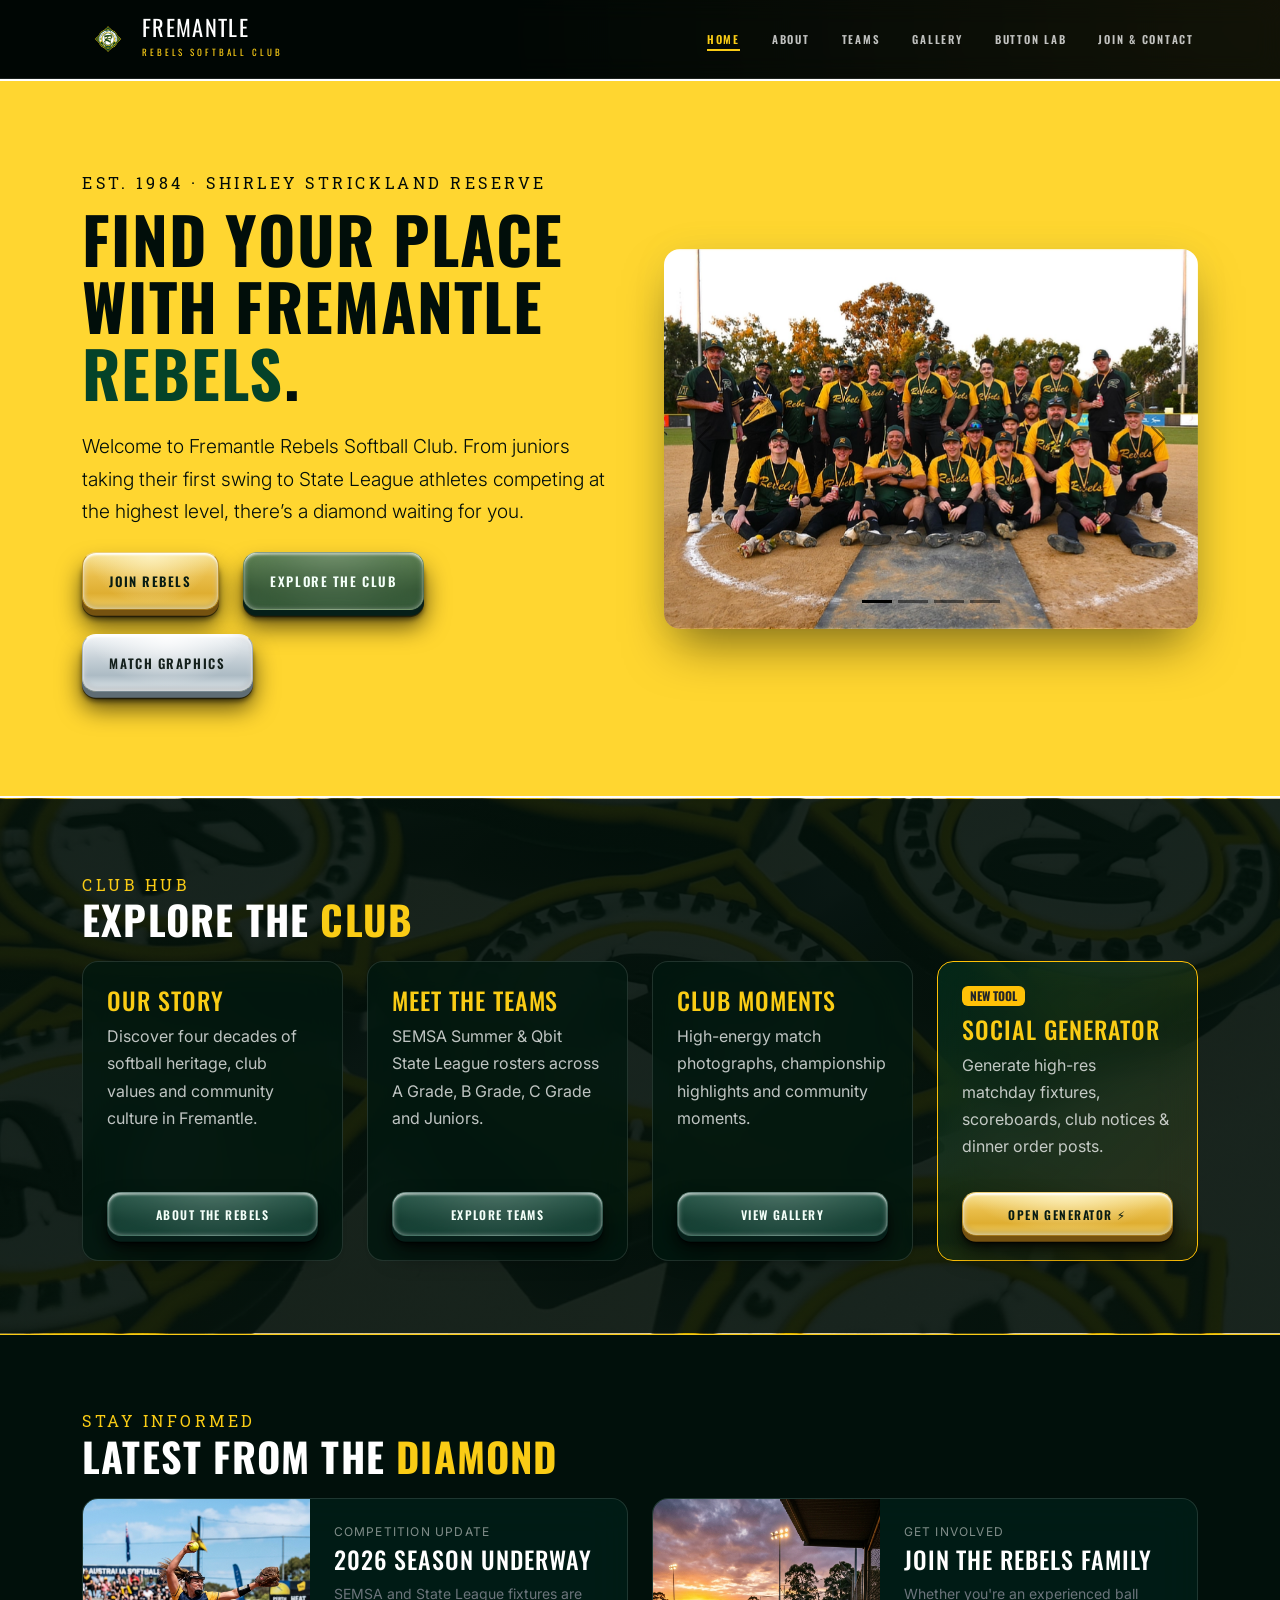
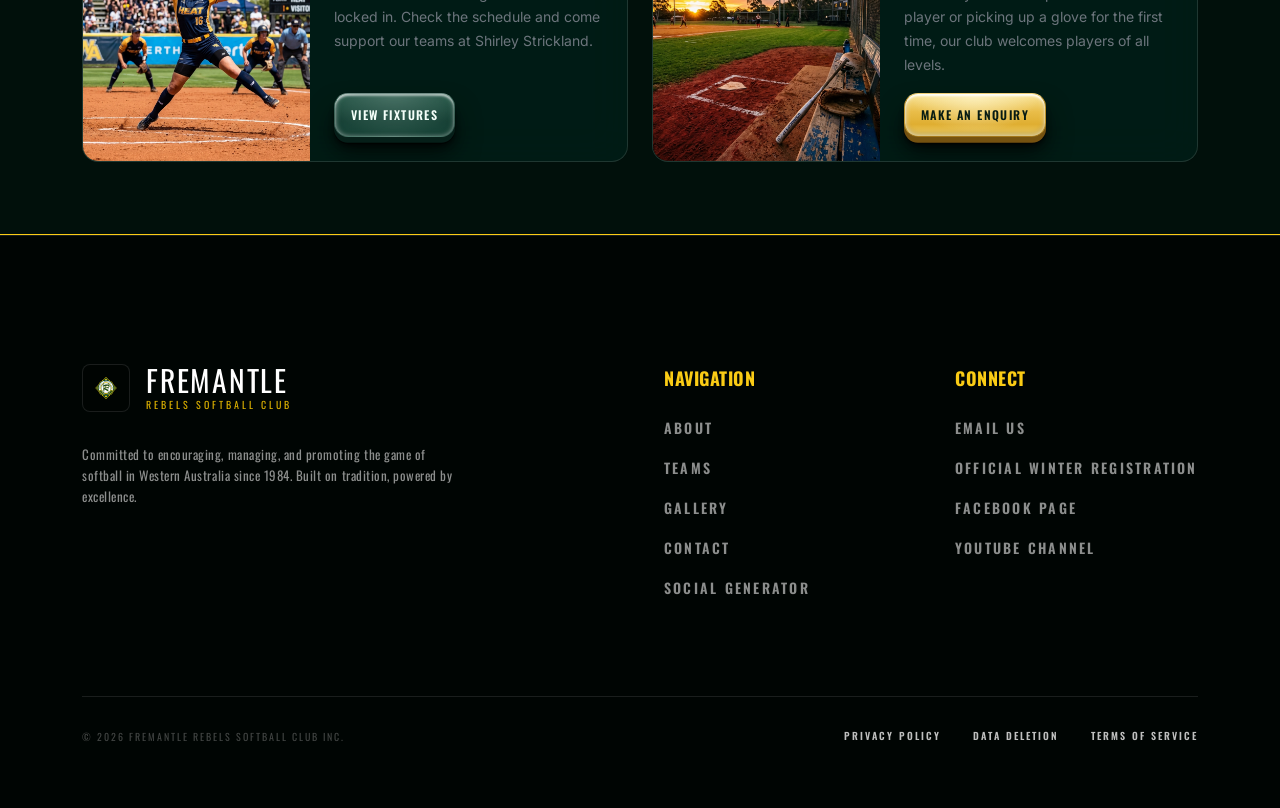
<file: index.html>
<!doctype html>
<html lang="en" data-bs-theme="dark">
  <head>
    <meta charset="utf-8" />
    <meta name="viewport" content="width=device-width, initial-scale=1" />
    <meta
      name="description"
      content="Fremantle Rebels Softball Club — Est. 1984. Home of men's, women's and junior fastpitch softball at Shirley Strickland Reserve."
    />
    <title>Home | Fremantle Rebels Softball Club</title>
    <link rel="preconnect" href="https://fonts.googleapis.com" />
    <link rel="preconnect" href="https://fonts.gstatic.com" crossorigin />
    <link
      rel="stylesheet"
      href="https://fonts.googleapis.com/css2?family=Inter:wght@400;500;600;700&family=Oswald:wght@500;600;700&family=Roboto+Slab:wght@400;500;700&display=swap"
    />
    <link rel="stylesheet" href="assets/vendor/bootstrap/bootstrap.min.css" />
    <link rel="stylesheet" href="assets/css/rebels-theme.css" />
    <link rel="stylesheet" href="assets/css/styles.css" />
    <link rel="stylesheet" href="assets/css/special-buttons.css" />
  </head>

  <!-- Body Section -->

  <body class="rebels-app">
    <a class="visually-hidden-focusable skip-link" href="#main"
      >Skip to content</a
    >

    <!-- Topbar Section -- Navbar and branding -->

    <header class="rb-topbar sticky-top">
      <div
        class="container d-flex align-items-center justify-content-between flex-wrap gap-2 py-3 px-3"
      >
        <a
          class="rb-brand"
          href="index.html"
          aria-label="Fremantle Rebels home"
        >
          <img
            src="assets/images/rebels-logo.png"
            alt="Fremantle Rebels Crest"
          />
          <span
            ><span class="name d-block">FREMANTLE</span
            ><span class="sub">REBELS SOFTBALL CLUB</span></span
          >
        </a>
        <nav
          class="d-flex align-items-center gap-2 flex-wrap"
          aria-label="Main navigation"
        >
          <a class="nav-label active" aria-current="page" href="index.html"
            >Home</a
          >
          <a class="nav-label" href="about.html">About</a>
          <a class="nav-label" href="teams.html">Teams</a>
          <a class="nav-label" href="gallery.html">Gallery</a>
          <a class="nav-label" href="button-showcase.html">Button Lab</a>
          <a class="nav-label" href="contact.html">Join &amp; Contact</a>
        </nav>
      </div>
    </header>

    <!-- Hero Section -->

    <main id="main">
      <section class="hero">
        <div class="container py-4">
          <div class="row align-items-center g-5">
            <div class="col-lg-6">
              <p class="hero-kicker mb-2" style="color: var(--rb-bg)">
                EST. 1984 · SHIRLEY STRICKLAND RESERVE
              </p>
              <h1 class="display-3 fw-bold mb-3">
                Find your place<br />with Fremantle
                <span class="accent">Rebels</span>.
              </h1>
              <p class="lead my-4">
                Welcome to Fremantle Rebels Softball Club. From juniors taking
                their first swing to State League athletes competing at the
                highest level, there’s a diamond waiting for you.
              </p>
              <div class="d-flex flex-wrap gap-4 pb-3">
                <a class="rb-special rb-metal-gold" href="contact.html"
                  >Join Rebels</a
                >
                <a class="rb-special rb-smoked-glass" href="about.html"
                  >Explore the Club</a
                >
                <a class="rb-special rb-metal-chrome" href="socials.html"
                  >Match Graphics</a
                >
              </div>
            </div>
            <div class="col-lg-6">
              <div
                id="clubCarousel"
                class="carousel slide spatial-shadow rounded-4 overflow-hidden"
                data-bs-ride="carousel"
                aria-label="Club photo carousel"
              >
                <div class="carousel-indicators">
                  <button
                    type="button"
                    data-bs-target="#clubCarousel"
                    data-bs-slide-to="0"
                    class="active"
                    aria-current="true"
                    aria-label="Match action"
                  ></button>
                  <button
                    type="button"
                    data-bs-target="#clubCarousel"
                    data-bs-slide-to="1"
                    aria-label="Strikeout pitcher"
                  ></button>
                  <button
                    type="button"
                    data-bs-target="#clubCarousel"
                    data-bs-slide-to="2"
                    aria-label="Ballpark sunset"
                  ></button>
                  <button
                    type="button"
                    data-bs-target="#clubCarousel"
                    data-bs-slide-to="3"
                    aria-label="Ballpark view"
                  ></button>
                </div>
                <div class="carousel-inner">
                  <div class="carousel-item active">
                    <img
                      src="/assets/images/rebels_GF_2026.webp"
                      class="d-block w-100"
                      alt="Fremantle Rebels players on diamond"
                      style="height: 380px; object-fit: cover"
                    />
                  </div>
                  <div class="carousel-item">
                    <img
                      src="assets/images/pitcher.jpg"
                      class="d-block w-100"
                      alt="Fastpitch strikeout pitcher in action"
                      style="height: 380px; object-fit: cover"
                    />
                  </div>
                  <div class="carousel-item">
                    <img
                      src="/assets/images/rebels_GF_20260920_173702.webp"
                      class="d-block w-100"
                      alt="Softball diamond at dusk sunset"
                      style="height: 380px; object-fit: cover"
                    />
                  </div>
                  <div class="carousel-item">
                    <img
                      src="/assets/images/rebels_GF_20260920_172219.webp"
                      class="d-block w-100"
                      alt="Softball diamond at dusk sunset"
                      style="height: 380px; object-fit: cover"
                    />
                  </div>
                </div>
                <button
                  class="carousel-control-prev"
                  type="button"
                  data-bs-target="#clubCarousel"
                  data-bs-slide="prev"
                >
                  <span
                    class="carousel-control-prev-icon"
                    aria-hidden="true"
                  ></span>
                  <span class="visually-hidden">Previous</span>
                </button>
                <button
                  class="carousel-control-next"
                  type="button"
                  data-bs-target="#clubCarousel"
                  data-bs-slide="next"
                >
                  <span
                    class="carousel-control-next-icon"
                    aria-hidden="true"
                  ></span>
                  <span class="visually-hidden">Next</span>
                </button>
              </div>
            </div>
          </div>
        </div>
      </section>

      <!-- Club Hub Section -->

      <section class="section-space section-space-jibbets">
        <div class="container">
          <div
            class="d-flex align-items-end justify-content-between flex-wrap gap-2 mb-4"
          >
            <div>
              <p class="hero-kicker mb-1">CLUB HUB</p>
              <h2 class="section-title fs-1">
                Explore the <span class="text-gold">Club</span>
              </h2>
            </div>
          </div>
          <div class="row g-4">
            <div class="col-md-3">
              <article class="card h-100 p-4">
                <h3 class="h4 text-gold mb-2">Our Story</h3>
                <p>
                  Discover four decades of softball heritage, club values and
                  community culture in Fremantle.
                </p>
                <div class="mt-auto pt-3">
                  <a
                    href="about.html"
                    class="w-100 rb-special rb-smoked-glass rb-special-sm"
                    >About the Rebels</a
                  >
                </div>
              </article>
            </div>
            <div class="col-md-3">
              <article class="card h-100 p-4">
                <h3 class="h4 text-gold mb-2">Meet the Teams</h3>
                <p>
                  SEMSA Summer &amp; Qbit State League rosters across A Grade, B
                  Grade, C Grade and Juniors.
                </p>
                <div class="mt-auto pt-3">
                  <a
                    href="teams.html"
                    class="w-100 rb-special rb-smoked-glass rb-special-sm"
                    >Explore Teams</a
                  >
                </div>
              </article>
            </div>
            <div class="col-md-3">
              <article class="card h-100 p-4">
                <h3 class="h4 text-gold mb-2">Club Moments</h3>
                <p>
                  High-energy match photographs, championship highlights and
                  community moments.
                </p>
                <div class="mt-auto pt-3">
                  <a
                    href="gallery.html"
                    class="w-100 rb-special rb-smoked-glass rb-special-sm"
                    >View Gallery</a
                  >
                </div>
              </article>
            </div>
            <div class="col-md-3">
              <article
                class="card h-100 p-4 border-warning"
                style="
                  background: linear-gradient(
                    135deg,
                    rgba(4, 66, 41, 0.45),
                    rgba(255, 205, 0, 0.08)
                  );
                "
              >
                <span
                  class="badge bg-warning text-dark font-heading mb-2 w-auto align-self-start"
                  >NEW TOOL</span
                >
                <h3 class="h4 text-gold mb-2">Social Generator</h3>
                <p>
                  Generate high-res matchday fixtures, scoreboards, club notices
                  &amp; dinner order posts.
                </p>
                <div class="mt-auto pt-3">
                  <a href="socials.html" class="w-100 rb-special rb-metal-gold rb-special-sm"
                    >Open Generator ⚡</a
                  >
                </div>
              </article>
            </div>
          </div>
        </div>
      </section>

      <!-- stay informed section -- space for latest news and updates -->

      <section class="section-space bg-light">
        <div class="container">
          <p class="hero-kicker mb-1">STAY INFORMED</p>
          <h2 class="section-title fs-1 mb-4">
            Latest from the <span class="text-gold">Diamond</span>
          </h2>
          <div class="row g-4">
            <div class="col-md-6">
              <article class="card h-100 overflow-hidden">
                <div class="row g-0 h-100">
                  <div class="col-md-5">
                    <img
                      src="assets/images/pitcher.jpg"
                      class="h-100 w-100"
                      alt="Fastpitch action"
                      style="object-fit: cover; min-height: 200px"
                    />
                  </div>
                  <div class="col-md-7 p-4 d-flex flex-column">
                    <span class="label-xs text-gold">COMPETITION UPDATE</span>
                    <h3 class="h4 mb-2">2026 Season Underway</h3>
                    <p class="small text-secondary mb-3">
                      SEMSA and State League fixtures are locked in. Check the
                      schedule and come support our teams at Shirley Strickland.
                    </p>
                    <div class="mt-auto">
                      <a
                        href="socials.html"
                        class="rb-special rb-smoked-glass rb-special-sm"
                        >View Fixtures</a
                      >
                    </div>
                  </div>
                </div>
              </article>
            </div>
            <div class="col-md-6">
              <article class="card h-100 overflow-hidden">
                <div class="row g-0 h-100">
                  <div class="col-md-5">
                    <img
                      src="assets/images/diamond.jpg"
                      class="h-100 w-100"
                      alt="Shirley Strickland Reserve"
                      style="object-fit: cover; min-height: 200px"
                    />
                  </div>
                  <div class="col-md-7 p-4 d-flex flex-column">
                    <span class="label-xs text-gold">GET INVOLVED</span>
                    <h3 class="h4 mb-2">Join the Rebels Family</h3>
                    <p class="small text-secondary mb-3">
                      Whether you're an experienced ball player or picking up a
                      glove for the first time, our club welcomes players of all
                      levels.
                    </p>
                    <div class="mt-auto">
                      <a href="contact.html" class="rb-special rb-metal-gold rb-special-sm"
                        >Make an Enquiry</a
                      >
                    </div>
                  </div>
                </div>
              </article>
            </div>
          </div>
        </div>
      </section>
    </main>

    <!-- Footer Section -->

    <footer class="site-footer mt-auto">
      <div class="container">
        <div class="row g-5 footer-main">
          <div class="col-lg-6">
            <div class="footer-brand">
              <span class="footer-crest"
                ><img
                  src="assets/images/rebels-logo.png"
                  alt="Fremantle Rebels Logo"
              /></span>
              <span
                ><span class="name d-block">Fremantle</span
                ><span class="sub">Rebels Softball Club</span></span
              >
            </div>
            <p class="footer-blurb">
              Committed to encouraging, managing, and promoting the game of
              softball in Western Australia since 1984. Built on tradition,
              powered by excellence.
            </p>
          </div>
          <div class="col-sm-6 col-lg-3">
            <h5 class="footer-title section-title">Navigation</h5>
            <ul class="footer-list">
              <li><a href="about.html" class="nav-label">About</a></li>
              <li><a href="teams.html" class="nav-label">Teams</a></li>
              <li><a href="gallery.html" class="nav-label">Gallery</a></li>
              <li><a href="contact.html" class="nav-label">Contact</a></li>
              <li>
                <a href="socials.html" class="nav-label">Social Generator</a>
              </li>
            </ul>
          </div>
          <div class="col-sm-6 col-lg-3">
            <h5 class="footer-title section-title">Connect</h5>
            <ul class="footer-list">
              <li><span class="nav-label footer-static">Email Us</span></li>
              <li>
                <span class="nav-label footer-static"
                  >Official Winter Registration</span
                >
              </li>
              <li>
                <span class="nav-label footer-static">Facebook Page</span>
              </li>
              <li>
                <span class="nav-label footer-static">YouTube Channel</span>
              </li>
            </ul>
          </div>
        </div>
        <div class="footer-bottom">
          <span>© 2026 Fremantle Rebels Softball Club Inc.</span>
          <div class="footer-legal">
            <span class="nav-label footer-static">Privacy Policy</span>
            <span class="nav-label footer-static">Data Deletion</span>
            <span class="nav-label footer-static">Terms of Service</span>
          </div>
        </div>
      </div>
    </footer>

    <script src="assets/vendor/bootstrap/bootstrap.bundle.min.js"></script>
    <script src="assets/js/main.js"></script>
    <script src="assets/js/button-links.js"></script>
  </body>
</html>
</file>
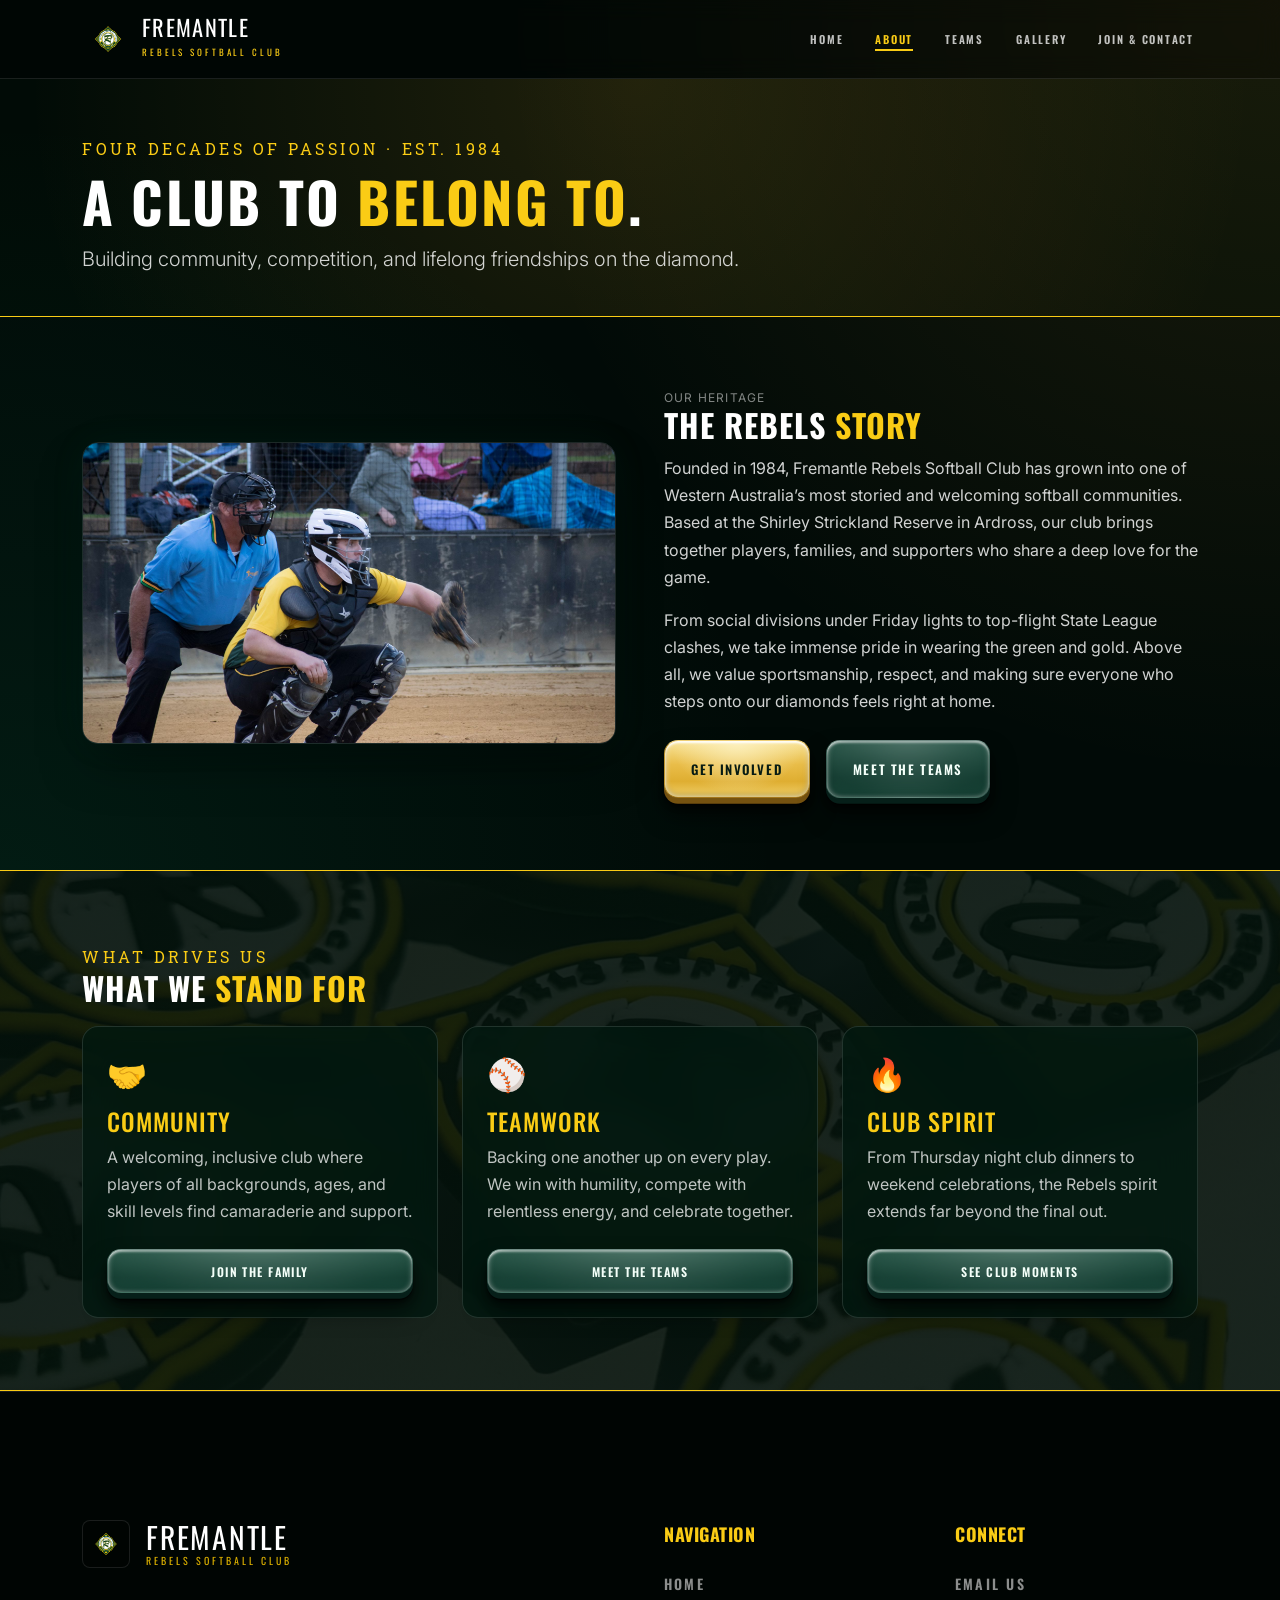
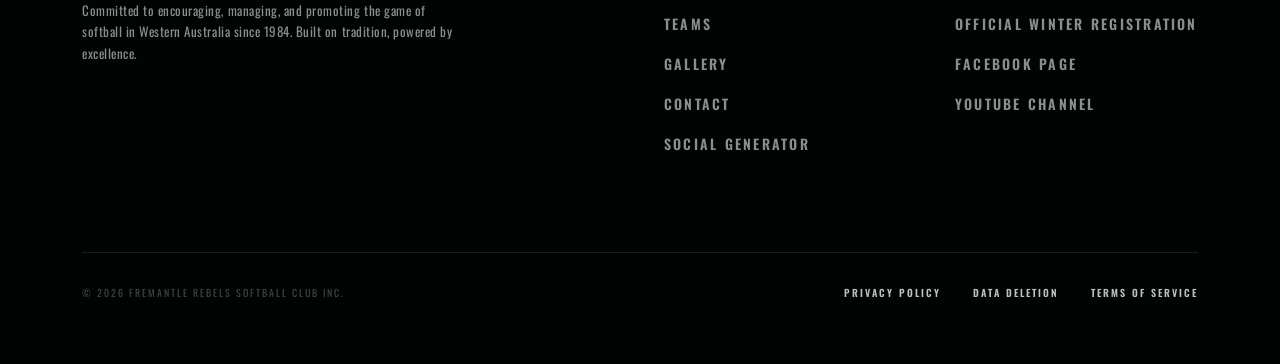
<file: about.html>
<!doctype html>
<html lang="en" data-bs-theme="dark">
<head>
  <meta charset="utf-8">
  <meta name="viewport" content="width=device-width, initial-scale=1">
  <meta name="description" content="About Fremantle Rebels Softball Club — our story, values, and community at Shirley Strickland Reserve since 1984.">
  <title>About | Fremantle Rebels Softball Club</title>
  <link rel="preconnect" href="https://fonts.googleapis.com">
  <link rel="preconnect" href="https://fonts.gstatic.com" crossorigin>
  <link rel="stylesheet" href="https://fonts.googleapis.com/css2?family=Inter:wght@400;500;600;700&family=Oswald:wght@500;600;700&family=Roboto+Slab:wght@400;500;700&display=swap">
  <link rel="stylesheet" href="assets/vendor/bootstrap/bootstrap.min.css">
  <link rel="stylesheet" href="assets/css/rebels-theme.css">
  <link rel="stylesheet" href="assets/css/styles.css">
  <link rel="stylesheet" href="assets/css/special-buttons.css">
</head>
<body class="rebels-app">
  <a class="visually-hidden-focusable skip-link" href="#main">Skip to content</a>

  <header class="rb-topbar sticky-top">
    <div class="container d-flex align-items-center justify-content-between flex-wrap gap-2 py-3 px-3">
      <a class="rb-brand" href="index.html" aria-label="Fremantle Rebels home">
        <img src="assets/images/rebels-logo.png" alt="Fremantle Rebels Crest">
        <span><span class="name d-block">FREMANTLE</span><span class="sub">REBELS SOFTBALL CLUB</span></span>
      </a>
      <nav class="d-flex align-items-center gap-2 flex-wrap" aria-label="Main navigation">
        <a class="nav-label" href="index.html">Home</a>
        <a class="nav-label active" aria-current="page" href="about.html">About</a>
        <a class="nav-label" href="teams.html">Teams</a>
        <a class="nav-label" href="gallery.html">Gallery</a>
        <a class="nav-label" href="contact.html">Join &amp; Contact</a>
      </nav>
    </div>
  </header>

  <main id="main">
    <section class="page-heading">
      <div class="container">
        <p class="hero-kicker mb-1">FOUR DECADES OF PASSION · EST. 1984</p>
        <h1 class="display-4 fw-bold">A Club to <span class="text-gold">Belong To</span>.</h1>
        <p class="lead mb-0">Building community, competition, and lifelong friendships on the diamond.</p>
      </div>
    </section>

    <section class="section-space">
      <div class="container">
        <div class="row g-5 align-items-center">
          <div class="col-md-6">
            <div class="spatial-shadow rounded-4 overflow-hidden border border-secondary border-opacity-25">
              <img src="assets/images/players3.jpg" alt="Fremantle Rebels Softball Team" class="img-fluid w-100" style="object-fit: cover; max-height: 440px;">
            </div>
          </div>
          <div class="col-md-6">
            <span class="label-xs text-gold">OUR HERITAGE</span>
            <h2 class="section-title fs-2 mb-3">The Rebels <span class="text-gold">Story</span></h2>
            <p>Founded in 1984, Fremantle Rebels Softball Club has grown into one of Western Australia’s most storied and welcoming softball communities. Based at the Shirley Strickland Reserve in Ardross, our club brings together players, families, and supporters who share a deep love for the game.</p>
            <p>From social divisions under Friday lights to top-flight State League clashes, we take immense pride in wearing the green and gold. Above all, we value sportsmanship, respect, and making sure everyone who steps onto our diamonds feels right at home.</p>
            <div class="d-flex flex-wrap gap-3 mt-4">
              <a class="rb-special rb-metal-gold" href="contact.html">Get Involved</a>
              <a class="rb-special rb-smoked-glass" href="teams.html">Meet the Teams</a>
            </div>
          </div>
        </div>
      </div>
    </section>

    <section class="section-space section-space-jibbets bg-light">
      <div class="container">
        <p class="hero-kicker mb-1">WHAT DRIVES US</p>
        <h2 class="section-title fs-2 mb-4">What We <span class="text-gold">Stand For</span></h2>
        <div class="row g-4">
          <div class="col-md-4">
            <article class="card h-100 p-4">
              <div class="text-gold mb-2" style="font-size: 2rem;">🤝</div>
              <h3 class="h4 text-gold mb-2">Community</h3>
              <p>A welcoming, inclusive club where players of all backgrounds, ages, and skill levels find camaraderie and support.</p>
              <div class="mt-auto pt-2">
                <a href="contact.html" class="w-100 rb-special rb-smoked-glass rb-special-sm">Join the Family</a>
              </div>
            </article>
          </div>
          <div class="col-md-4">
            <article class="card h-100 p-4">
              <div class="text-gold mb-2" style="font-size: 2rem;">⚾</div>
              <h3 class="h4 text-gold mb-2">Teamwork</h3>
              <p>Backing one another up on every play. We win with humility, compete with relentless energy, and celebrate together.</p>
              <div class="mt-auto pt-2">
                <a href="teams.html" class="w-100 rb-special rb-smoked-glass rb-special-sm">Meet the Teams</a>
              </div>
            </article>
          </div>
          <div class="col-md-4">
            <article class="card h-100 p-4">
              <div class="text-gold mb-2" style="font-size: 2rem;">🔥</div>
              <h3 class="h4 text-gold mb-2">Club Spirit</h3>
              <p>From Thursday night club dinners to weekend celebrations, the Rebels spirit extends far beyond the final out.</p>
              <div class="mt-auto pt-2">
                <a href="gallery.html" class="w-100 rb-special rb-smoked-glass rb-special-sm">See Club Moments</a>
              </div>
            </article>
          </div>
        </div>
      </div>
    </section>
  </main>

  <footer class="site-footer mt-auto">
    <div class="container">
      <div class="row g-5 footer-main">
        <div class="col-lg-6">
          <div class="footer-brand">
            <span class="footer-crest"><img src="assets/images/rebels-logo.png" alt="Fremantle Rebels Logo"></span>
            <span><span class="name d-block">Fremantle</span><span class="sub">Rebels Softball Club</span></span>
          </div>
          <p class="footer-blurb">Committed to encouraging, managing, and promoting the game of softball in Western Australia since 1984. Built on tradition, powered by excellence.</p>
        </div>
        <div class="col-sm-6 col-lg-3">
          <h5 class="footer-title section-title">Navigation</h5>
          <ul class="footer-list">
            <li><a href="index.html" class="nav-label">Home</a></li>
            <li><a href="teams.html" class="nav-label">Teams</a></li>
            <li><a href="gallery.html" class="nav-label">Gallery</a></li>
            <li><a href="contact.html" class="nav-label">Contact</a></li>
            <li><a href="socials.html" class="nav-label">Social Generator</a></li>
          </ul>
        </div>
        <div class="col-sm-6 col-lg-3">
          <h5 class="footer-title section-title">Connect</h5>
          <ul class="footer-list">
            <li><span class="nav-label footer-static">Email Us</span></li>
            <li><span class="nav-label footer-static">Official Winter Registration</span></li>
            <li><span class="nav-label footer-static">Facebook Page</span></li>
            <li><span class="nav-label footer-static">YouTube Channel</span></li>
          </ul>
        </div>
      </div>
      <div class="footer-bottom">
        <span>© 2026 Fremantle Rebels Softball Club Inc.</span>
        <div class="footer-legal">
          <span class="nav-label footer-static">Privacy Policy</span>
          <span class="nav-label footer-static">Data Deletion</span>
          <span class="nav-label footer-static">Terms of Service</span>
        </div>
      </div>
    </div>
  </footer>

  <script src="assets/vendor/bootstrap/bootstrap.bundle.min.js"></script>
  <script src="assets/js/main.js"></script>
  <script src="assets/js/button-links.js"></script>
</body>
</html>
</file>
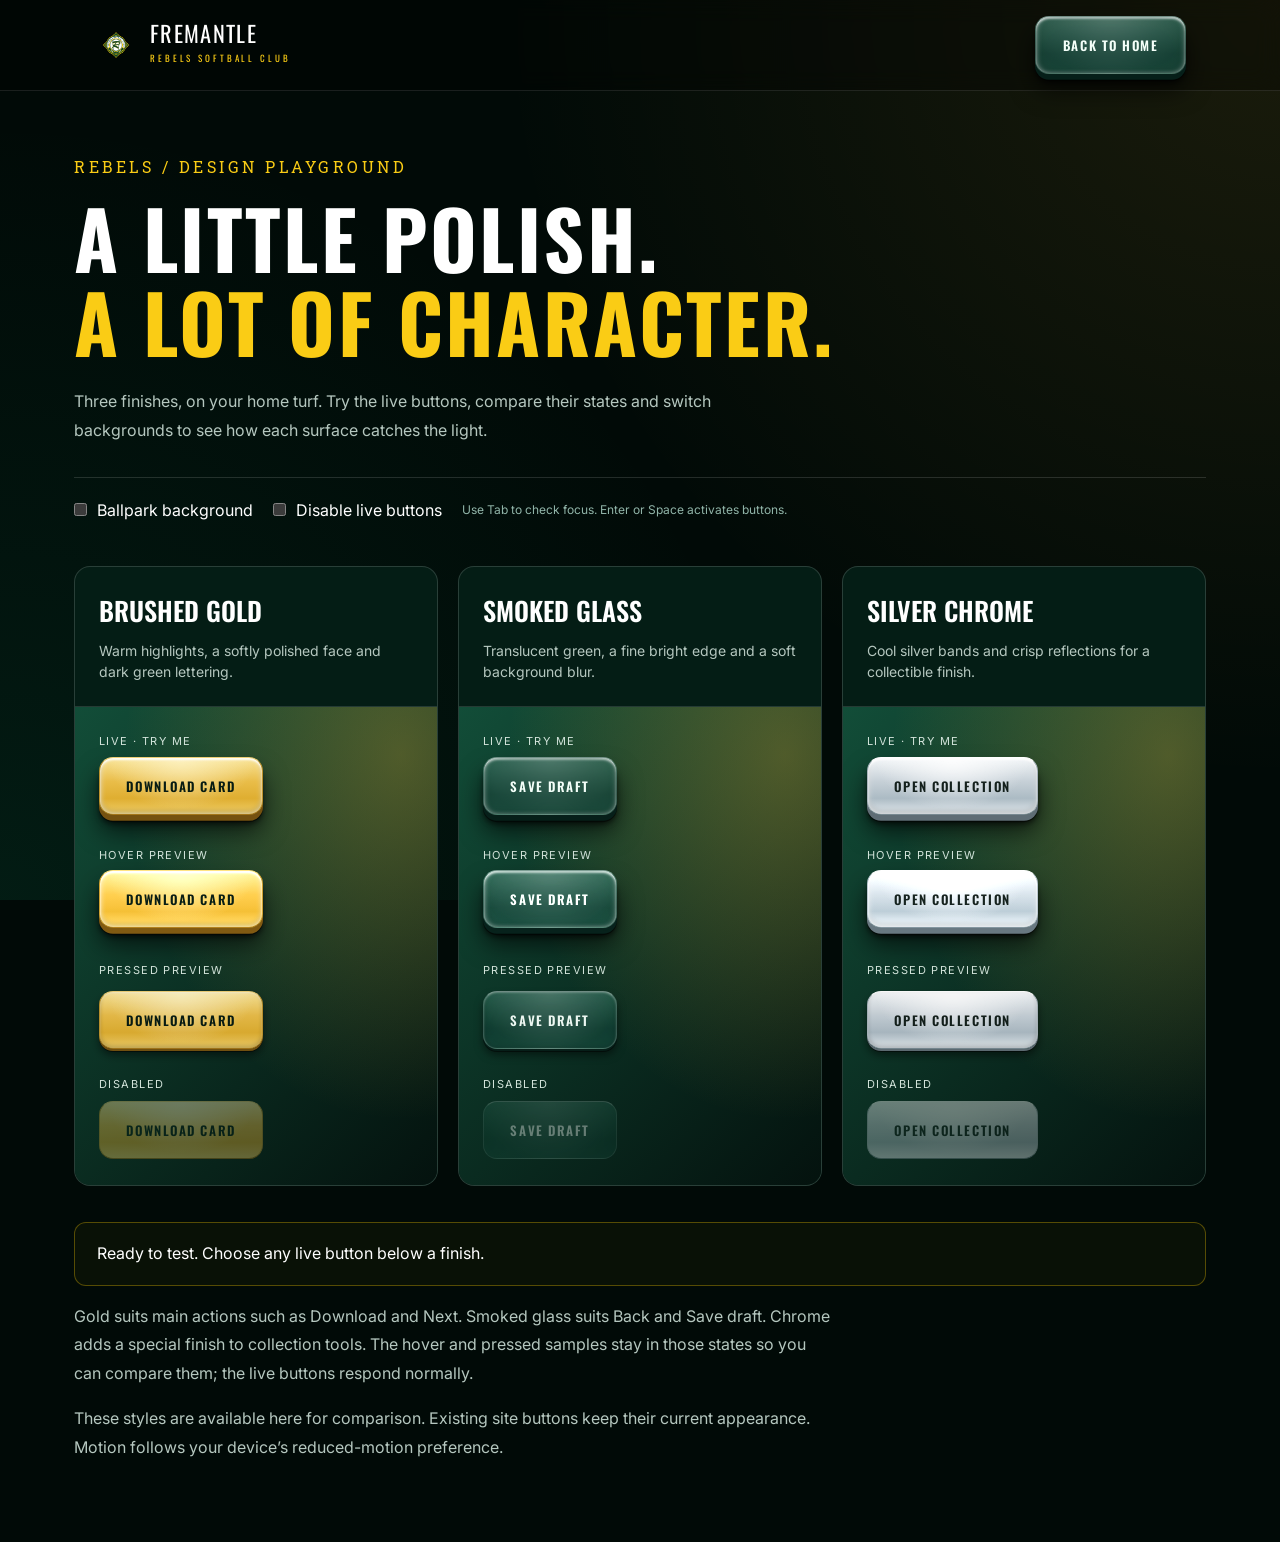
<file: button-showcase.html>
<!doctype html>
<html lang="en" data-bs-theme="dark">
<head>
  <meta charset="utf-8"><meta name="viewport" content="width=device-width, initial-scale=1">
  <title>Button Showcase | Fremantle Rebels</title>
  <link rel="stylesheet" href="https://fonts.googleapis.com/css2?family=Inter:wght@400;500;600;700&family=Oswald:wght@500;600;700&family=Roboto+Slab:wght@400;500;700&display=swap">
  <link rel="stylesheet" href="assets/vendor/bootstrap/bootstrap.min.css">
  <link rel="stylesheet" href="assets/css/rebels-theme.css">
  <link rel="stylesheet" href="assets/css/special-buttons.css">
  <link rel="stylesheet" href="assets/css/button-showcase.css">
</head>
<body class="rebels-app">
  <a class="visually-hidden-focusable" href="#main">Skip to content</a>
  <header class="rb-topbar"><div class="container d-flex align-items-center justify-content-between flex-wrap gap-3 py-3 px-4">
    <a class="rb-brand" href="index.html"><img src="assets/images/rebels-logo.png" alt=""><span><span class="name d-block">Fremantle</span><span class="sub">Rebels Softball Club</span></span></a>
    <a class="rb-special rb-smoked-glass" href="index.html">Back to home</a>
  </div></header>
  <main id="main" class="button-lab">
    <p class="hero-kicker">REBELS / DESIGN PLAYGROUND</p>
    <h1 class="section-title">A little polish.<br><span class="accent">A lot of character.</span></h1>
    <p class="lab-intro">Three finishes, on your home turf. Try the live buttons, compare their states and switch backgrounds to see how each surface catches the light.</p>
    <div class="lab-toolbar">
      <label><input type="checkbox" id="photoBackground"> Ballpark background</label>
      <label><input type="checkbox" id="disableLive"> Disable live buttons</label>
      <span class="rb-hint">Use Tab to check focus. Enter or Space activates buttons.</span>
    </div>
    <div class="lab-grid" id="finishes"></div>
    <p class="lab-status" id="testStatus" role="status" aria-live="polite">Ready to test. Choose any live button below a finish.</p>
    <p class="lab-notes">Gold suits main actions such as Download and Next. Smoked glass suits Back and Save draft. Chrome adds a special finish to collection tools. The hover and pressed samples stay in those states so you can compare them; the live buttons respond normally.</p>
    <p class="lab-notes">These styles are available here for comparison. Existing site buttons keep their current appearance. Motion follows your device’s reduced-motion preference.</p>
  </main>
  <script src="assets/js/button-showcase.js"></script>
  <script src="assets/js/button-links.js"></script>
</body></html>
</file>
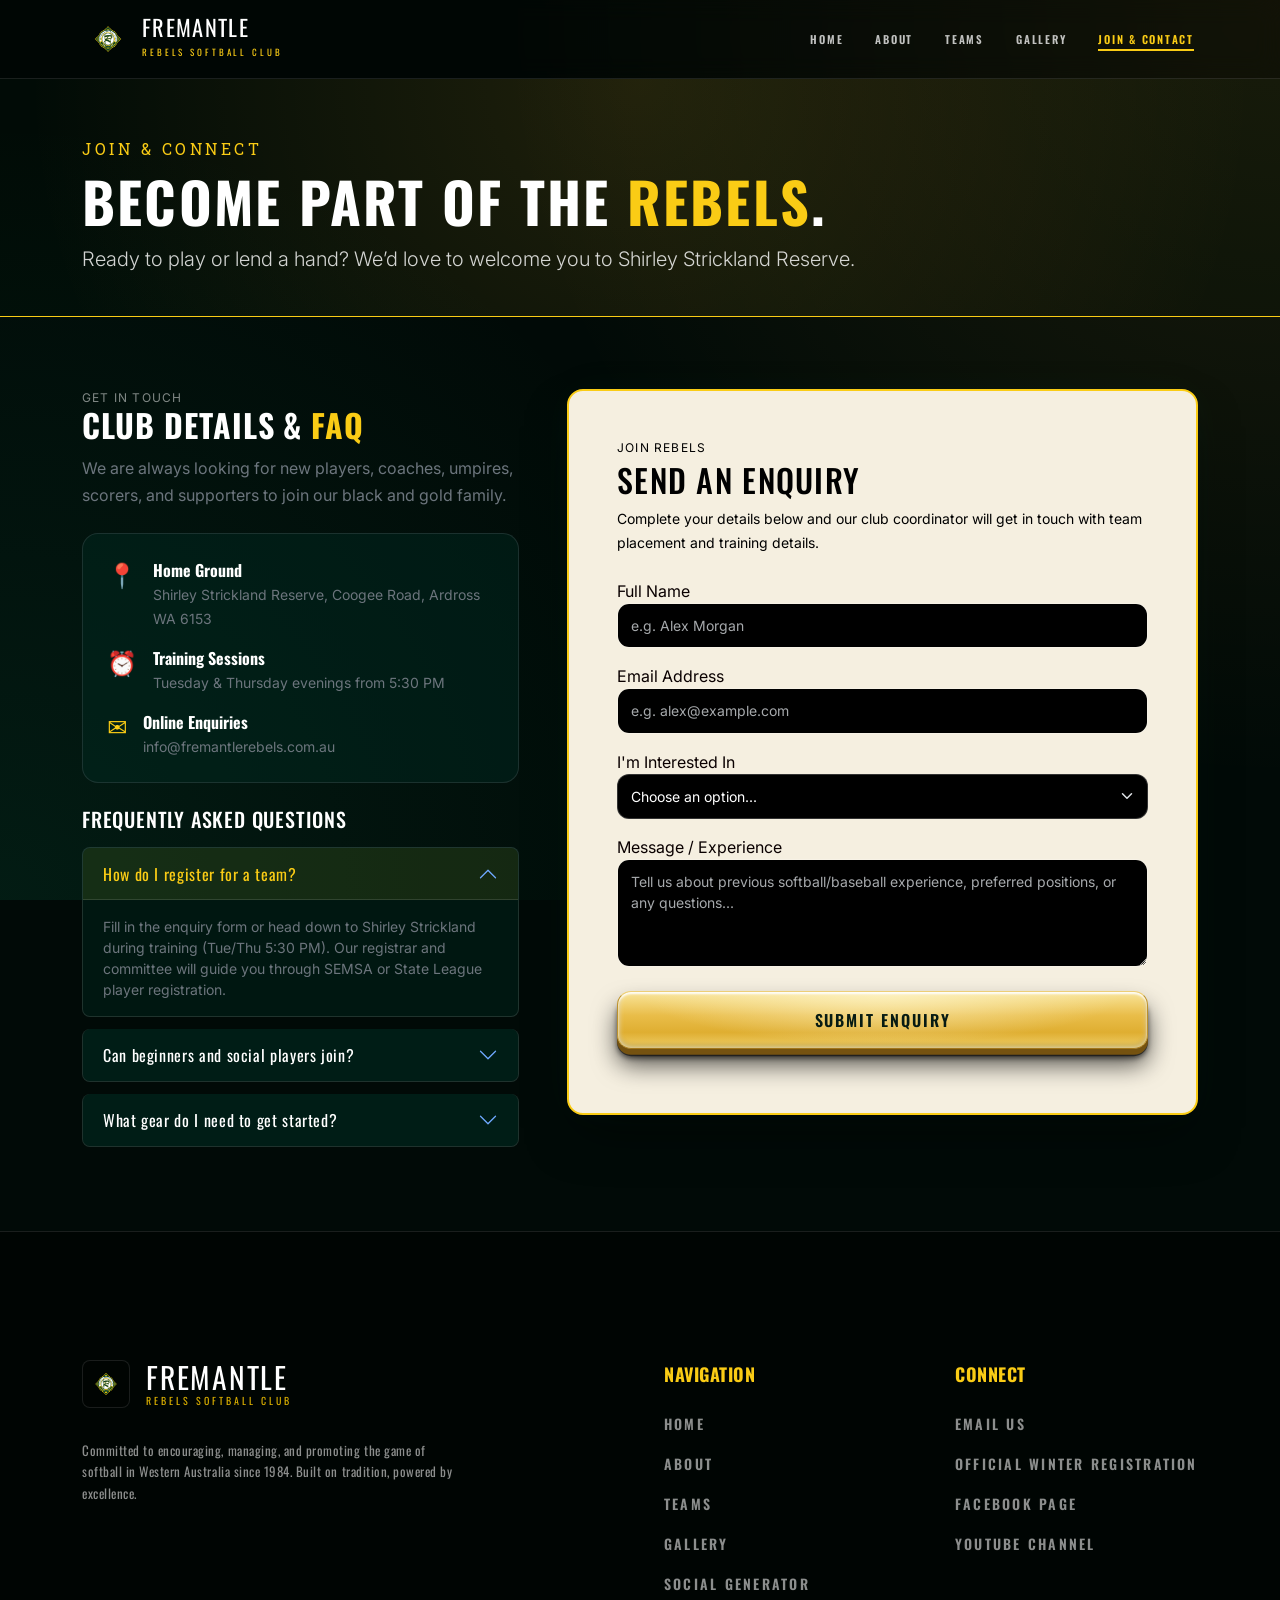
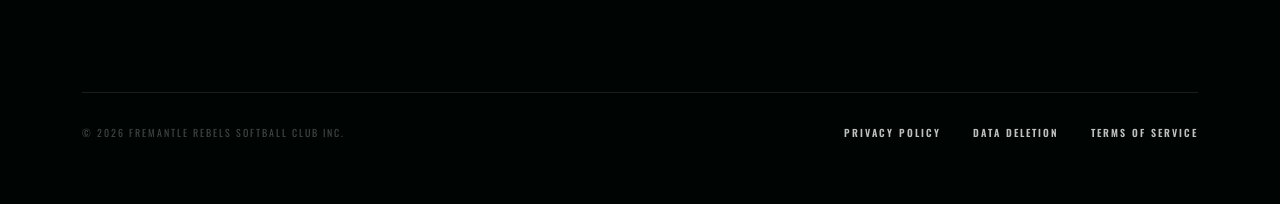
<file: contact.html>
<!doctype html>
<html lang="en" data-bs-theme="dark">
  <head>
    <meta charset="utf-8" />
    <meta name="viewport" content="width=device-width, initial-scale=1" />
    <meta
      name="description"
      content="Contact Fremantle Rebels Softball Club — enquire about joining a team, training times, volunteering or club memberships."
    />
    <title>Join &amp; Contact | Fremantle Rebels Softball Club</title>
    <link rel="preconnect" href="https://fonts.googleapis.com" />
    <link rel="preconnect" href="https://fonts.gstatic.com" crossorigin />
    <link
      rel="stylesheet"
      href="https://fonts.googleapis.com/css2?family=Inter:wght@400;500;600;700&family=Oswald:wght@500;600;700&family=Roboto+Slab:wght@400;500;700&display=swap"
    />
    <link rel="stylesheet" href="assets/vendor/bootstrap/bootstrap.min.css" />
    <link rel="stylesheet" href="assets/css/rebels-theme.css" />
    <link rel="stylesheet" href="assets/css/styles.css" />
    <link rel="stylesheet" href="assets/css/special-buttons.css">
</head>
  <body class="rebels-app">
    <a class="visually-hidden-focusable skip-link" href="#main"
      >Skip to content</a
    >

    <header class="rb-topbar sticky-top">
      <div
        class="container d-flex align-items-center justify-content-between flex-wrap gap-2 py-3 px-3"
      >
        <a
          class="rb-brand"
          href="index.html"
          aria-label="Fremantle Rebels home"
        >
          <img
            src="assets/images/rebels-logo.png"
            alt="Fremantle Rebels Crest"
          />
          <span
            ><span class="name d-block">FREMANTLE</span
            ><span class="sub">REBELS SOFTBALL CLUB</span></span
          >
        </a>
        <nav
          class="d-flex align-items-center gap-2 flex-wrap"
          aria-label="Main navigation"
        >
          <a class="nav-label" href="index.html">Home</a>
          <a class="nav-label" href="about.html">About</a>
          <a class="nav-label" href="teams.html">Teams</a>
          <a class="nav-label" href="gallery.html">Gallery</a>
          <a class="nav-label active" aria-current="page" href="contact.html"
            >Join &amp; Contact</a
          >
        </nav>
      </div>
    </header>

    <main id="main">
      <section class="page-heading">
        <div class="container">
          <p class="hero-kicker mb-1">JOIN &amp; CONNECT</p>
          <h1 class="display-4 fw-bold">
            Become Part of the <span class="text-gold">Rebels</span>.
          </h1>
          <p class="lead mb-0">
            Ready to play or lend a hand? We’d love to welcome you to Shirley
            Strickland Reserve.
          </p>
        </div>
      </section>

      <section class="section-space">
        <div class="container">
          <div class="row g-5">
            <div class="col-lg-5">
              <span class="label-xs text-gold">GET IN TOUCH</span>
              <h2 class="section-title fs-2 mb-3">
                Club Details &amp; <span class="text-gold">FAQ</span>
              </h2>
              <p class="text-secondary mb-4">
                We are always looking for new players, coaches, umpires,
                scorers, and supporters to join our black and gold family.
              </p>

              <div
                class="p-4 rounded-4 mb-4 border border-secondary border-opacity-25"
                style="background: rgba(2, 44, 34, 0.45)"
              >
                <div class="d-flex align-items-start gap-3 mb-3">
                  <span class="text-gold fs-4">📍</span>
                  <div>
                    <strong class="font-heading text-white d-block"
                      >Home Ground</strong
                    >
                    <span class="small text-secondary"
                      >Shirley Strickland Reserve, Coogee Road, Ardross WA
                      6153</span
                    >
                  </div>
                </div>
                <div class="d-flex align-items-start gap-3 mb-3">
                  <span class="text-gold fs-4">⏰</span>
                  <div>
                    <strong class="font-heading text-white d-block"
                      >Training Sessions</strong
                    >
                    <span class="small text-secondary"
                      >Tuesday &amp; Thursday evenings from 5:30 PM</span
                    >
                  </div>
                </div>
                <div class="d-flex align-items-start gap-3">
                  <span class="text-gold fs-4">✉️</span>
                  <div>
                    <strong class="font-heading text-white d-block"
                      >Online Enquiries</strong
                    >
                    <span class="small text-secondary"
                      >info@fremantlerebels.com.au</span
                    >
                  </div>
                </div>
              </div>

              <h3 class="h5 text-white font-heading mt-4 mb-3">
                Frequently Asked Questions
              </h3>
              <div class="accordion" id="joinFaq">
                <div class="accordion-item">
                  <h4 class="accordion-header">
                    <button
                      class="accordion-button"
                      type="button"
                      data-bs-toggle="collapse"
                      data-bs-target="#faq-0"
                      aria-expanded="true"
                      aria-controls="faq-0"
                    >
                      How do I register for a team?
                    </button>
                  </h4>
                  <div
                    id="faq-0"
                    class="accordion-collapse collapse show"
                    data-bs-parent="#joinFaq"
                  >
                    <div class="accordion-body small text-secondary">
                      Fill in the enquiry form or head down to Shirley
                      Strickland during training (Tue/Thu 5:30 PM). Our
                      registrar and committee will guide you through SEMSA or
                      State League player registration.
                    </div>
                  </div>
                </div>
                <div class="accordion-item">
                  <h4 class="accordion-header">
                    <button
                      class="accordion-button collapsed"
                      type="button"
                      data-bs-toggle="collapse"
                      data-bs-target="#faq-1"
                      aria-expanded="false"
                      aria-controls="faq-1"
                    >
                      Can beginners and social players join?
                    </button>
                  </h4>
                  <div
                    id="faq-1"
                    class="accordion-collapse collapse"
                    data-bs-parent="#joinFaq"
                  >
                    <div class="accordion-body small text-secondary">
                      Absolutely! We cater to all skill levels. Our C Grade and
                      social teams are designed for players developing
                      fundamentals or getting back into softball after time
                      away.
                    </div>
                  </div>
                </div>
                <div class="accordion-item">
                  <h4 class="accordion-header">
                    <button
                      class="accordion-button collapsed"
                      type="button"
                      data-bs-toggle="collapse"
                      data-bs-target="#faq-2"
                      aria-expanded="false"
                      aria-controls="faq-2"
                    >
                      What gear do I need to get started?
                    </button>
                  </h4>
                  <div
                    id="faq-2"
                    class="accordion-collapse collapse"
                    data-bs-parent="#joinFaq"
                  >
                    <div class="accordion-body small text-secondary">
                      All you need for your first training session is athletic
                      clothing, cleats or running shoes, and a glove if you have
                      one. The club provides team bats, balls, and helmets.
                    </div>
                  </div>
                </div>
              </div>
            </div>

            <div class="col-lg-7">
              <div class="card-enquiry spatial-shadow">
                <div class="p-4 p-md-5">
                  <span class="label-xs text-black">JOIN REBELS</span>
                  <h2 class="h2 text-black mb-2 font-heading">
                    Send an Enquiry
                  </h2>
                  <p id="formNotice" class="text-black small mb-4">
                    Complete your details below and our club coordinator will
                    get in touch with team placement and training details.
                  </p>

                  <form id="enquiryForm" aria-describedby="formNotice">
                    <div class="mb-3">
                      <label for="name" class="form-label-enquiry">Full Name</label>
                      <input
                        type="text"
                        class="form-control"
                        id="name"
                        name="name"
                        autocomplete="name"
                        placeholder="e.g. Alex Morgan"
                        required
                        maxlength="100"
                      />
                    </div>
                    <div class="mb-3">
                      <label for="email" class="form-label-enquiry"
                        >Email Address</label
                      >
                      <input
                        type="email"
                        class="form-control"
                        id="email"
                        name="email"
                        autocomplete="email"
                        placeholder="e.g. alex@example.com"
                        required
                        maxlength="254"
                      />
                    </div>
                    <div class="mb-3">
                      <label for="interest" class="form-label-enquiry"
                        >I'm Interested In</label
                      >
                      <select
                        class="form-select"
                        id="interest"
                        name="interest"
                        required
                      >
                        <option value="">Choose an option...</option>
                        <option value="Playing - Senior Men/Women">
                          Playing — Senior SEMSA Men / Women
                        </option>
                        <option value="Playing - State League">
                          Playing — Fremantle Mariners State League
                        </option>
                        <option value="Playing - Junior / Teeball">
                          Playing — Junior Softball / Teeball
                        </option>
                        <option value="Volunteering / Coaching">
                          Volunteering, Coaching or Scoring
                        </option>
                        <option value="General Enquiry">
                          General Club Enquiry
                        </option>
                      </select>
                    </div>
                    <div class="mb-4">
                      <label for="message" class="form-label-enquiry"
                        >Message / Experience</label
                      >
                      <textarea
                        class="form-control"
                        id="message"
                        name="message"
                        rows="4"
                        placeholder="Tell us about previous softball/baseball experience, preferred positions, or any questions..."
                        required
                        maxlength="2000"
                      ></textarea>
                    </div>
                    <button
                      type="submit"
                      class="w-100 py-3 font-heading fs-6 rb-special rb-metal-gold" style="--spin-speed: 6s"
                    >
                      Submit Enquiry
                    </button>
                    <div
                      id="formFeedback"
                      class="mt-3"
                      role="status"
                      aria-live="polite"
                    ></div>
                  </form>
                </div>
              </div>
            </div>
          </div>
        </div>
      </section>
    </main>

    <footer class="site-footer mt-auto">
      <div class="container">
        <div class="row g-5 footer-main">
          <div class="col-lg-6">
            <div class="footer-brand">
              <span class="footer-crest"><img src="assets/images/rebels-logo.png" alt="Fremantle Rebels Logo"></span>
              <span><span class="name d-block">Fremantle</span><span class="sub">Rebels Softball Club</span></span>
            </div>
            <p class="footer-blurb">Committed to encouraging, managing, and promoting the game of softball in Western Australia since 1984. Built on tradition, powered by excellence.</p>
          </div>
          <div class="col-sm-6 col-lg-3">
            <h5 class="footer-title section-title">Navigation</h5>
            <ul class="footer-list">
              <li><a href="index.html" class="nav-label">Home</a></li>
              <li><a href="about.html" class="nav-label">About</a></li>
              <li><a href="teams.html" class="nav-label">Teams</a></li>
              <li><a href="gallery.html" class="nav-label">Gallery</a></li>
              <li><a href="socials.html" class="nav-label">Social Generator</a></li>
            </ul>
          </div>
          <div class="col-sm-6 col-lg-3">
            <h5 class="footer-title section-title">Connect</h5>
            <ul class="footer-list">
              <li><span class="nav-label footer-static">Email Us</span></li>
              <li><span class="nav-label footer-static">Official Winter Registration</span></li>
              <li><span class="nav-label footer-static">Facebook Page</span></li>
              <li><span class="nav-label footer-static">YouTube Channel</span></li>
            </ul>
          </div>
        </div>
        <div class="footer-bottom">
          <span>© 2026 Fremantle Rebels Softball Club Inc.</span>
          <div class="footer-legal">
            <span class="nav-label footer-static">Privacy Policy</span>
            <span class="nav-label footer-static">Data Deletion</span>
            <span class="nav-label footer-static">Terms of Service</span>
          </div>
        </div>
      </div>
    </footer>

    <script src="assets/vendor/bootstrap/bootstrap.bundle.min.js"></script>
    <script src="assets/js/main.js"></script>
    <script src="assets/js/button-links.js"></script>
</body>
</html>
</file>
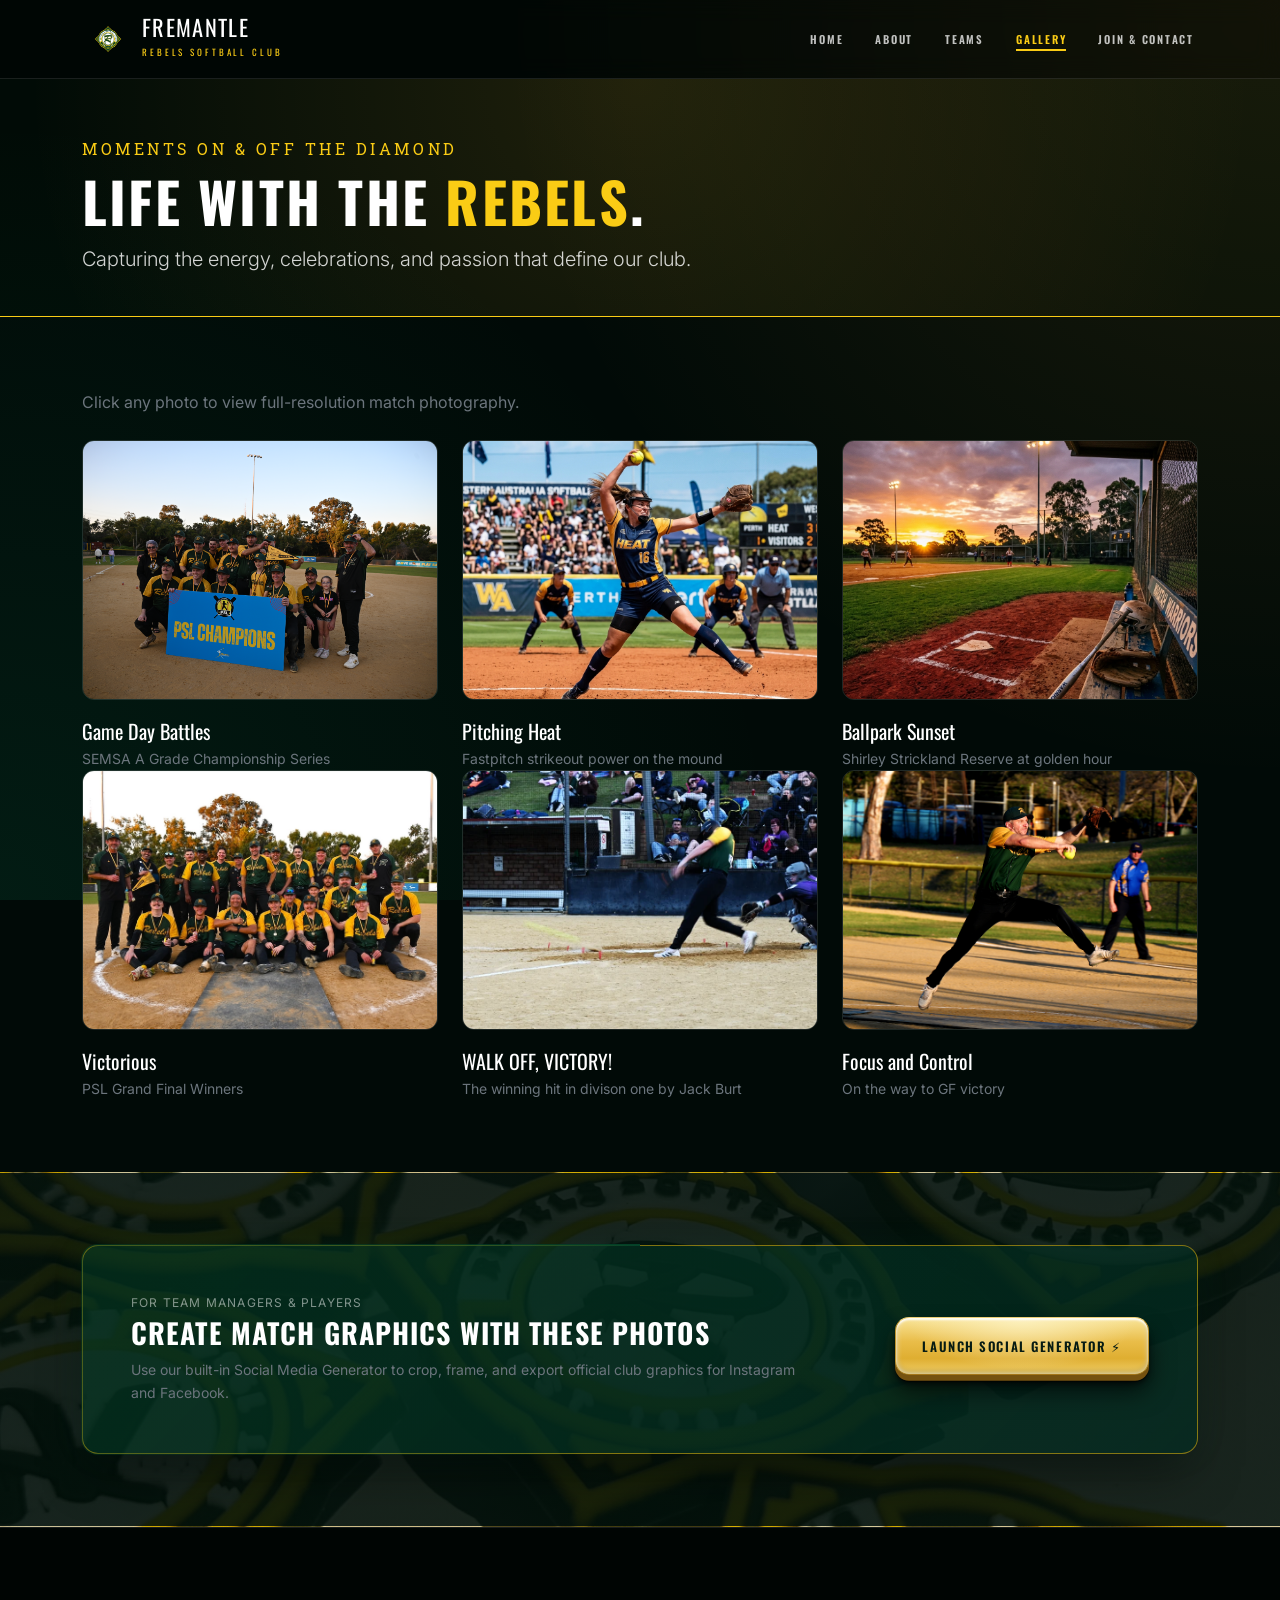
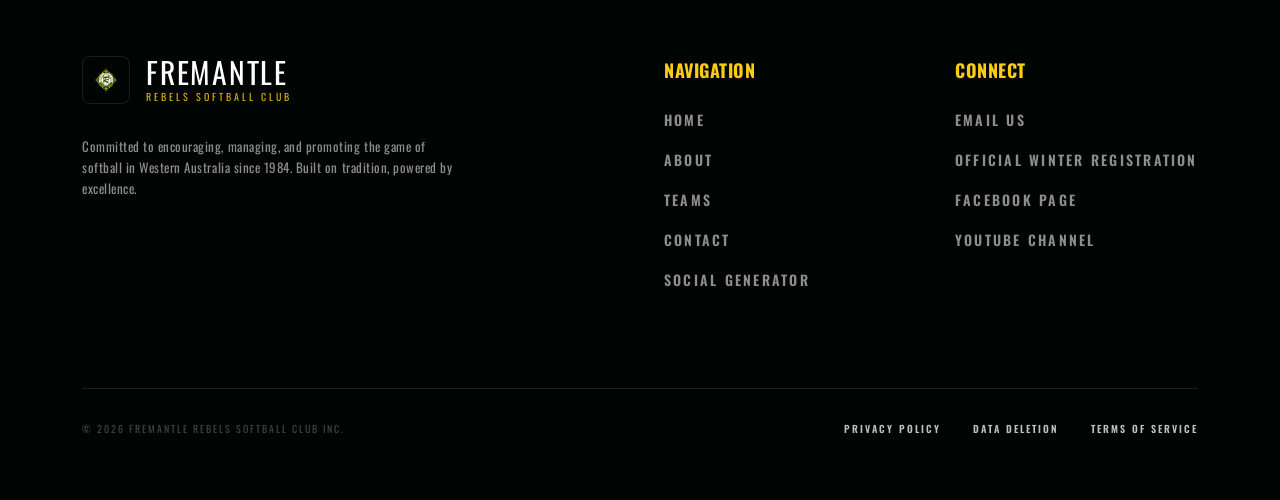
<file: gallery.html>
<!doctype html>
<html lang="en" data-bs-theme="dark">
<head>
  <meta charset="utf-8">
  <meta name="viewport" content="width=device-width, initial-scale=1">
  <meta name="description" content="Fremantle Rebels Softball Club Photo Gallery — match highlights, action photos and club life.">
  <title>Gallery | Fremantle Rebels Softball Club</title>
  <link rel="preconnect" href="https://fonts.googleapis.com">
  <link rel="preconnect" href="https://fonts.gstatic.com" crossorigin>
  <link rel="stylesheet" href="https://fonts.googleapis.com/css2?family=Inter:wght@400;500;600;700&family=Oswald:wght@500;600;700&family=Roboto+Slab:wght@400;500;700&display=swap">
  <link rel="stylesheet" href="assets/vendor/bootstrap/bootstrap.min.css">
  <link rel="stylesheet" href="assets/css/rebels-theme.css">
  <link rel="stylesheet" href="assets/css/styles.css">
  <link rel="stylesheet" href="assets/css/special-buttons.css">
</head>
<body class="rebels-app">
  <a class="visually-hidden-focusable skip-link" href="#main">Skip to content</a>

  <header class="rb-topbar sticky-top">
    <div class="container d-flex align-items-center justify-content-between flex-wrap gap-2 py-3 px-3">
      <a class="rb-brand" href="index.html" aria-label="Fremantle Rebels home">
        <img src="assets/images/rebels-logo.png" alt="Fremantle Rebels Crest">
        <span><span class="name d-block">FREMANTLE</span><span class="sub">REBELS SOFTBALL CLUB</span></span>
      </a>
      <nav class="d-flex align-items-center gap-2 flex-wrap" aria-label="Main navigation">
        <a class="nav-label" href="index.html">Home</a>
        <a class="nav-label" href="about.html">About</a>
        <a class="nav-label" href="teams.html">Teams</a>
        <a class="nav-label active" aria-current="page" href="gallery.html">Gallery</a>
        <a class="nav-label" href="contact.html">Join &amp; Contact</a>
      </nav>
    </div>
  </header>

  <main id="main">
    <section class="page-heading">
      <div class="container">
        <p class="hero-kicker mb-1">MOMENTS ON &amp; OFF THE DIAMOND</p>
        <h1 class="display-4 fw-bold">Life with the <span class="text-gold">Rebels</span>.</h1>
        <p class="lead mb-0">Capturing the energy, celebrations, and passion that define our club.</p>
      </div>
    </section>

    <section class="section-space">
      <div class="container">
        <p class="text-secondary mb-4">Click any photo to view full-resolution match photography.</p>
        <div class="row g-4">
          <div class="col-md-4">
            <button type="button" class="gallery-button" data-bs-toggle="modal" data-bs-target="#photo-0">
              <img src="assets/images/rebels_GF_20260920_175402_03.JPG" alt="Fremantle Rebels team match action">
              <span class="d-block font-heading text-white fs-5 mt-3">Game Day Battles<span class="visually-hidden"> — open larger image</span></span>
              <span class="small text-secondary">SEMSA A Grade Championship Series</span>
            </button>
          </div>
          <div class="col-md-4">
            <button type="button" class="gallery-button" data-bs-toggle="modal" data-bs-target="#photo-1">
              <img src="assets/images/pitcher.jpg" alt="Fastpitch strikeout pitcher in motion">
              <span class="d-block font-heading text-white fs-5 mt-3">Pitching Heat<span class="visually-hidden"> — open larger image</span></span>
              <span class="small text-secondary">Fastpitch strikeout power on the mound</span>
            </button>
          </div>
          <div class="col-md-4">
            <button type="button" class="gallery-button" data-bs-toggle="modal" data-bs-target="#photo-2">
              <img src="assets/images/diamond.jpg" alt="Shirley Strickland Reserve dusk sunset">
              <span class="d-block font-heading text-white fs-5 mt-3">Ballpark Sunset<span class="visually-hidden"> — open larger image</span></span>
              <span class="small text-secondary">Shirley Strickland Reserve at golden hour</span>
            </button>
          </div>
        </div>
        <div class="row">
            <div class="col-md-4">
              <button type="button" class="gallery-button" data-bs-toggle="modal" data-bs-target="#photo-0">
                <img src="assets/images/rebels_GF_2026.webp" alt="Fremantle Rebels team match action">
                <span class="d-block font-heading text-white fs-5 mt-3">Victorious<span class="visually-hidden"> — open larger image</span></span>
                <span class="small text-secondary">PSL Grand Final Winners</span>
              </button>
            </div>
            <div class="col-md-4">
              <button type="button" class="gallery-button" data-bs-toggle="modal" data-bs-target="#photo-1">
                <img src="assets/images/rebels_GF_20260920_173702.webp" alt="Fastpitch strikeout pitcher in motion">
                <span class="d-block font-heading text-white fs-5 mt-3">WALK OFF, VICTORY!<span class="visually-hidden"> — open larger image</span></span>
                <span class="small text-secondary">The winning hit in divison one by Jack Burt</span>
              </button>
            </div>
            <div class="col-md-4">
              <button type="button" class="gallery-button" data-bs-toggle="modal" data-bs-target="#photo-2">
                <img src="assets/images/rebels_GF_20260920_172219.webp" alt="Shirley Strickland Reserve dusk sunset">
                <span class="d-block font-heading text-white fs-5 mt-3">Focus and Control<span class="visually-hidden"> — open larger image</span></span>
                <span class="small text-secondary">On the way to GF  victory</span>
              </button>
            </div>
          </div>

        <!-- Modals -->
        <div class="modal fade" id="photo-0" tabindex="-1" aria-labelledby="photo-title-0" aria-hidden="true">
          <div class="modal-dialog modal-lg modal-dialog-centered">
            <div class="modal-content">
              <div class="modal-header">
                <h2 class="modal-title font-heading fs-5" id="photo-title-0">Victorious</h2>
                <button type="button" class="btn-close" data-bs-dismiss="modal" aria-label="Close"></button>
              </div>
              <div class="modal-body p-0">
                <img src="assets/images/rebels_GF_2026.webp" class="img-fluid w-100 rounded-bottom" alt="Fremantle Rebels team match action">
              </div>
              <div class="p-3 bg-dark rounded-bottom">
                <p class="small text-secondary mb-0">PSL Grand Final Winners</p>
              </div>
            </div>
          </div>
        </div>

        <div class="modal fade" id="photo-1" tabindex="-1" aria-labelledby="photo-title-1" aria-hidden="true">
          <div class="modal-dialog modal-lg modal-dialog-centered">
            <div class="modal-content">
              <div class="modal-header">
                <h2 class="modal-title font-heading fs-5" id="photo-title-1">WALK OFF, VICTORY!</h2>
                <button type="button" class="btn-close" data-bs-dismiss="modal" aria-label="Close"></button>
              </div>
              <div class="modal-body p-0">
                <img src="assets/images/rebels_GF_20260920_173702.webp" class="img-fluid w-100 rounded-bottom" alt="Fastpitch strikeout pitcher in motion">
              </div>
              <div class="p-3 bg-dark rounded-bottom">
                <p class="small text-secondary mb-0">The winning hit in divison one by Jack Burt</p>
              </div>
            </div>
          </div>
        </div>

        <div class="modal fade" id="photo-2" tabindex="-1" aria-labelledby="photo-title-2" aria-hidden="true">
          <div class="modal-dialog modal-lg modal-dialog-centered">
            <div class="modal-content">
              <div class="modal-header">
                <h2 class="modal-title font-heading fs-5" id="photo-title-2">Focus and Control</h2>
                <button type="button" class="btn-close" data-bs-dismiss="modal" aria-label="Close"></button>
              </div>
              <div class="modal-body p-0">
                <img src="assets/images/rebels_GF_20260920_172219.webp" class="img-fluid w-100 rounded-bottom" alt="Shirley Strickland Reserve dusk sunset">
              </div>
              <div class="p-3 bg-dark rounded-bottom">
                <p class="small text-secondary mb-0">On the way to GF  victory</p>
              </div>
            </div>
          </div>
        </div>
    </section>

            <!-- Banner for Social Generator -->
    <section class="section-space section-space-jibbets" aria-labelledby="gallery-generator-heading">
      <div class="container">
        <div class="p-4 p-lg-5 rounded-4 spatial-shadow border border-warning border-opacity-50 border-spin border-spin-green" style="background: linear-gradient(135deg, rgba(4,66,41,.5), rgba(2,44,34,.7));">
          <div class="row align-items-center g-3">
            <div class="col-12 col-lg-8">
              <span class="label-xs text-gold">FOR TEAM MANAGERS &amp; PLAYERS</span>
              <h2 id="gallery-generator-heading" class="font-heading fs-3 text-white mb-2">Create Match Graphics With These Photos</h2>
              <p class="small text-secondary mb-0">Use our built-in Social Media Generator to crop, frame, and export official club graphics for Instagram and Facebook.</p>
            </div>
            <div class="col-12 col-lg-4 text-lg-end pb-2">
              <a href="socials.html" class="rb-special rb-metal-gold">Launch Social Generator ⚡</a>
            </div>
          </div>
        </div>
      </div>
    </section>

  </main>

  <footer class="site-footer mt-auto">
    <div class="container">
      <div class="row g-5 footer-main">
        <div class="col-lg-6">
          <div class="footer-brand">
            <span class="footer-crest"><img src="assets/images/rebels-logo.png" alt="Fremantle Rebels Logo"></span>
            <span><span class="name d-block">Fremantle</span><span class="sub">Rebels Softball Club</span></span>
          </div>
          <p class="footer-blurb">Committed to encouraging, managing, and promoting the game of softball in Western Australia since 1984. Built on tradition, powered by excellence.</p>
        </div>
        <div class="col-sm-6 col-lg-3">
          <h5 class="footer-title section-title">Navigation</h5>
          <ul class="footer-list">
            <li><a href="index.html" class="nav-label">Home</a></li>
            <li><a href="about.html" class="nav-label">About</a></li>
            <li><a href="teams.html" class="nav-label">Teams</a></li>
            <li><a href="contact.html" class="nav-label">Contact</a></li>
            <li><a href="socials.html" class="nav-label">Social Generator</a></li>
          </ul>
        </div>
        <div class="col-sm-6 col-lg-3">
          <h5 class="footer-title section-title">Connect</h5>
          <ul class="footer-list">
            <li><span class="nav-label footer-static">Email Us</span></li>
            <li><span class="nav-label footer-static">Official Winter Registration</span></li>
            <li><span class="nav-label footer-static">Facebook Page</span></li>
            <li><span class="nav-label footer-static">YouTube Channel</span></li>
          </ul>
        </div>
      </div>
      <div class="footer-bottom">
        <span>© 2026 Fremantle Rebels Softball Club Inc.</span>
        <div class="footer-legal">
          <span class="nav-label footer-static">Privacy Policy</span>
          <span class="nav-label footer-static">Data Deletion</span>
          <span class="nav-label footer-static">Terms of Service</span>
        </div>
      </div>
    </div>
  </footer>

  <script src="assets/vendor/bootstrap/bootstrap.bundle.min.js"></script>
  <script src="assets/js/main.js"></script>
  <script src="assets/js/button-links.js"></script>
</body>
</html>
</file>
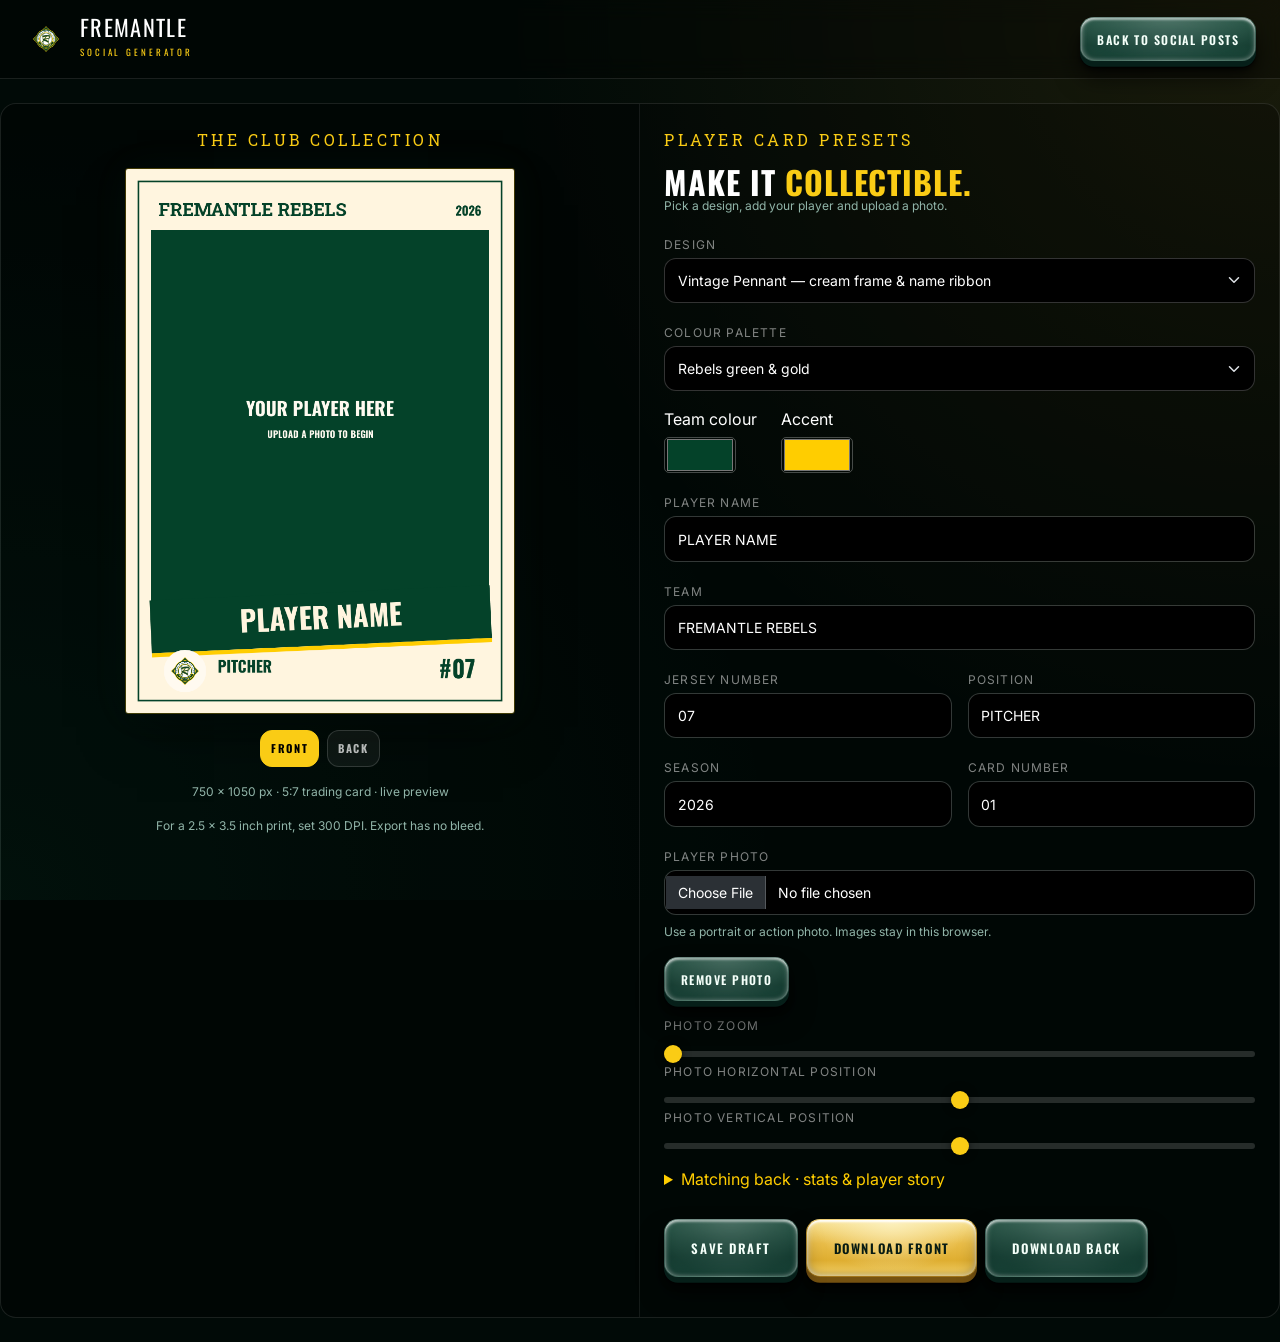
<file: player-cards.html>
<!doctype html>
<html lang="en" data-bs-theme="dark">
<head>
  <meta charset="utf-8">
  <meta name="viewport" content="width=device-width, initial-scale=1">
  <title>Player Cards | Fremantle Rebels Social Generator</title>
  <link rel="stylesheet" href="https://fonts.googleapis.com/css2?family=Inter:wght@400;500;600;700&family=Oswald:wght@500;600;700&family=Roboto+Slab:wght@400;500;700&display=swap">
  <link rel="stylesheet" href="assets/vendor/bootstrap/bootstrap.min.css">
  <link rel="stylesheet" href="assets/css/rebels-theme.css">
  <link rel="stylesheet" href="assets/css/player-cards.css">
  <link rel="stylesheet" href="assets/css/special-buttons.css">
</head>
<body class="rebels-app">
  <a class="visually-hidden-focusable" href="#main">Skip to content</a>
  <header class="rb-topbar"><div class="container-fluid d-flex align-items-center justify-content-between flex-wrap gap-3 py-3 px-4">
    <a class="rb-brand" href="index.html"><img src="assets/images/rebels-logo.png" alt="Rebels"><span><span class="name d-block">Fremantle</span><span class="sub">Social Generator</span></span></a>
    <a class="rb-special rb-smoked-glass rb-special-sm" href="socials.html">Back to social posts</a>
  </div></header>
  <main id="main" class="rb-shell card-workspace">
    <section class="card-preview rb-preview-area p-4" aria-label="Live player card preview">
      <p class="hero-kicker">THE CLUB COLLECTION</p>
      <div class="rb-canvas-wrap spatial-shadow"><canvas id="cardCanvas" width="750" height="1050" role="img" aria-label="Player card front preview"></canvas></div>
      <div class="rb-segment mt-3" role="group" aria-label="Preview side"><button type="button" data-side="front" aria-pressed="true" class="active">Front</button><button type="button" data-side="back" aria-pressed="false">Back</button></div>
      <p class="rb-hint mt-3">750 × 1050 px · 5:7 trading card · live preview</p>
      <p class="rb-hint">For a 2.5 × 3.5 inch print, set 300 DPI. Export has no bleed.</p>
    </section>
    <section class="p-4 card-controls" aria-labelledby="cardTitle">
      <p class="hero-kicker">PLAYER CARD PRESETS</p><h1 id="cardTitle" class="section-title fs-2">Make it <span class="accent">collectible.</span></h1>
      <p class="rb-hint">Pick a design, add your player and upload a photo.</p>
      <form id="cardForm">
        <label class="form-label" for="design">Design</label><select id="design" class="form-select mb-3"><option value="vintage">Vintage Pennant — cream frame &amp; name ribbon</option><option value="stadium">Stadium Stripe — bold frame &amp; diagonal stripes</option></select>
        <label class="form-label" for="palette">Colour palette</label><select id="palette" class="form-select mb-3"><option value="rebels">Rebels green &amp; gold</option><option value="navy">Navy &amp; red</option><option value="teal">Teal &amp; coral</option><option value="purple">Purple &amp; gold</option><option value="custom">Custom colours</option></select>
        <div class="d-flex gap-4 mb-3"><label>Team colour <input id="primary" type="color" value="#044229"></label><label>Accent <input id="accent" type="color" value="#ffcd00"></label></div>
        <div class="row g-3 mb-3" id="playerFields"></div>
        <label class="form-label" for="photo">Player photo</label><input id="photo" class="form-control mb-2" type="file" accept="image/*"><p class="rb-hint">Use a portrait or action photo. Images stay in this browser.</p>
        <button type="button" id="removePhoto" class="mb-3 rb-special rb-smoked-glass rb-special-sm">Remove photo</button>
        <div id="cropControls"></div>
        <details class="mb-3"><summary>Matching back · stats &amp; player story</summary><div id="backFields" class="mt-3"></div></details>
        <div class="d-flex flex-wrap gap-2"><button id="saveCard" type="button" class="rb-special rb-smoked-glass">Save draft</button><button id="downloadFront" type="button" class="rb-special rb-metal-gold">Download front</button><button id="downloadBack" type="button" class="rb-special rb-smoked-glass">Download back</button></div>
        <p id="cardStatus" class="rb-hint mt-3" role="status" aria-live="polite"></p>
      </form>
    </section>
  </main>
  <script src="assets/js/player-cards.js"></script>
  <script src="assets/js/button-links.js"></script>
</body></html>
</file>
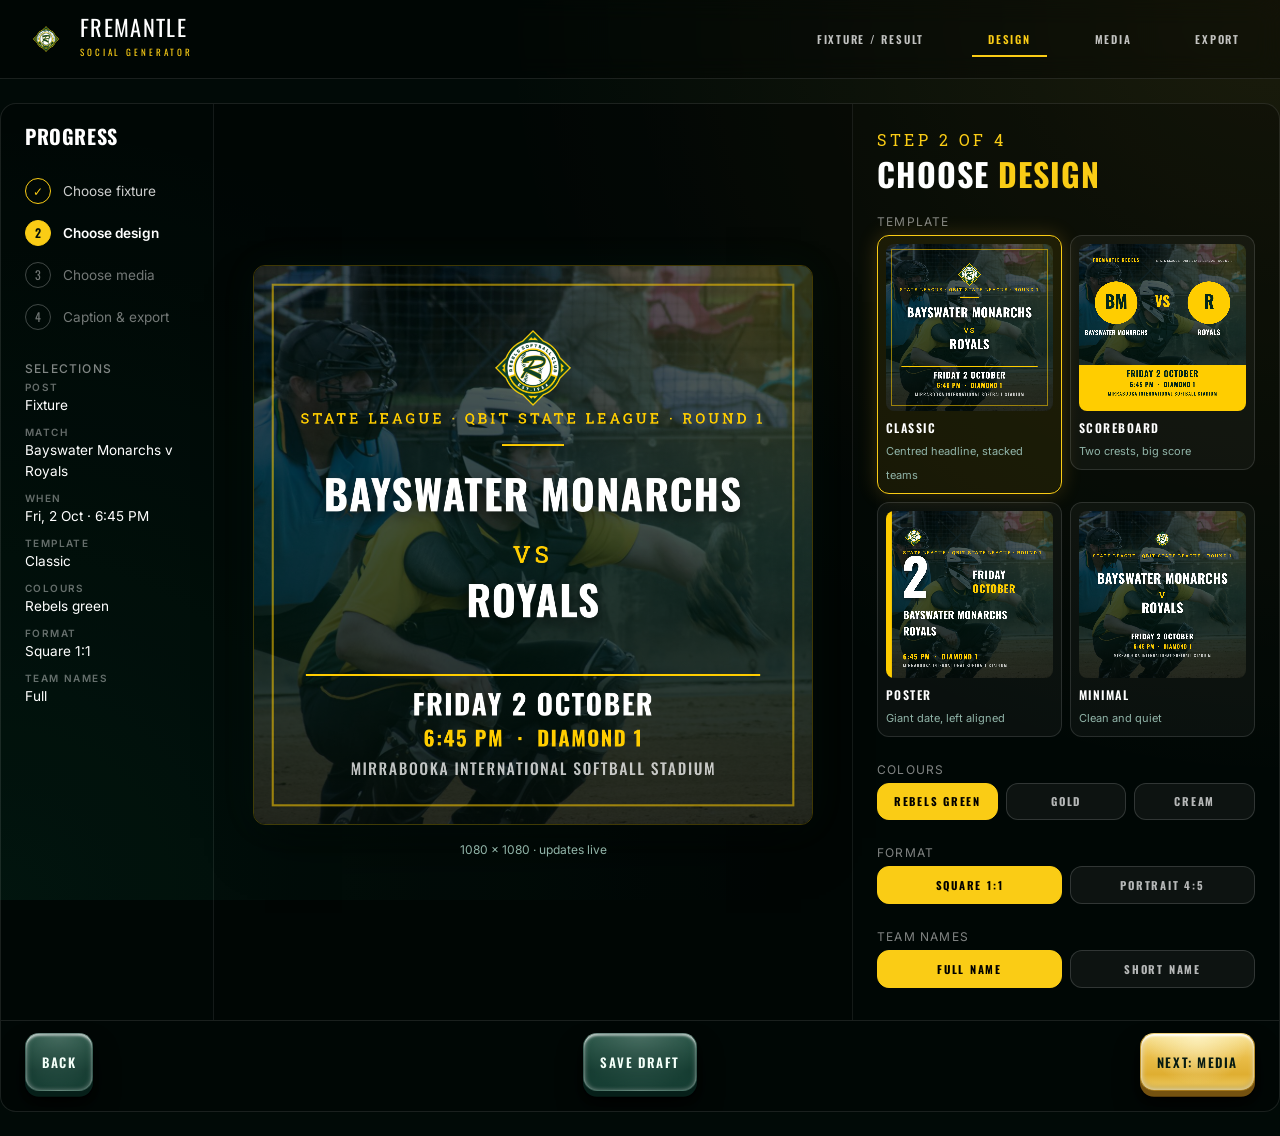
<file: socials-design.html>
<!doctype html>
<html lang="en" data-bs-theme="dark">
<head>
  <meta charset="utf-8">
  <meta name="viewport" content="width=device-width, initial-scale=1">
  <title>Choose design | Fremantle Rebels Social Generator</title>
  <meta name="description" content="Pick a template, colours and format for your Fremantle Rebels social post.">
  <link rel="preconnect" href="https://fonts.googleapis.com">
  <link rel="preconnect" href="https://fonts.gstatic.com" crossorigin>
  <link rel="stylesheet" href="https://fonts.googleapis.com/css2?family=Inter:wght@400;500;600;700&family=Oswald:wght@500;600;700&family=Roboto+Slab:wght@400;500;700&display=swap">
  <link rel="stylesheet" href="assets/vendor/bootstrap/bootstrap.min.css">
  <link rel="stylesheet" href="assets/css/rebels-theme.css">
  <link rel="stylesheet" href="assets/css/special-buttons.css">
</head>
<body class="rebels-app">
  <a class="visually-hidden-focusable position-absolute p-3 bg-white text-dark" href="#main">Skip to content</a>

  <header class="rb-topbar">
    <div class="container-fluid d-flex align-items-center justify-content-between flex-wrap gap-2 py-3 px-4">
      <a class="rb-brand" href="index.html" aria-label="Fremantle Rebels home">
        <img src="assets/images/rebels-logo.png" alt="">
        <span><span class="name d-block">Fremantle</span><span class="sub">Social Generator</span></span>
      </a>
      <nav class="rb-topnav d-flex gap-2 flex-wrap" aria-label="Generator sections">
        <a class="nav-label" href="socials.html">Fixture / Result</a>
        <a class="nav-label active" href="socials-design.html" aria-current="page">Design</a>
        <a class="nav-label" href="socials-media.html">Media</a>
        <a class="nav-label" href="socials-export.html">Export</a>
      </nav>
    </div>
  </header>

  <div class="rb-shell container-fluid px-0">
    <main id="main">
      <div class="row g-0">

        <aside class="col-12 col-lg-2 rb-progress p-4" aria-labelledby="progress-heading">
          <h2 id="progress-heading" class="section-title fs-5 mb-4">Progress</h2>
          <ol class="rb-steps mb-4">
            <li class="done">Choose fixture</li>
            <li class="current">Choose design</li>
            <li>Choose media</li>
            <li>Caption &amp; export</li>
          </ol>
          <h3 class="label-xs">Selections</h3>
          <dl class="rb-summary mb-0" id="summary"></dl>
        </aside>

        <section class="col-12 col-md-7 col-lg-6 rb-preview-area p-4 d-flex flex-column align-items-center justify-content-center gap-3" aria-labelledby="preview-heading">
          <h2 id="preview-heading" class="visually-hidden">Post preview</h2>
          <div class="rb-canvas-wrap spatial-shadow">
            <canvas id="postCanvas" width="1080" height="1080" role="img" aria-label="Preview of the social media post"></canvas>
          </div>
          <p class="rb-hint mb-0" id="sizeHint">1080 × 1080 · updates live</p>
        </section>

        <section class="col-12 col-md-5 col-lg-4 p-4" aria-labelledby="editing-heading">
          <p class="hero-kicker mb-2">Step 2 of 4</p>
          <h2 id="editing-heading" class="section-title fs-2 mb-4">Choose <span class="accent">design</span></h2>

          <span class="label-xs" id="tplLabel">Template</span>
          <div class="row g-2 mb-4" id="templates" role="radiogroup" aria-labelledby="tplLabel"></div>

          <span class="label-xs">Colours</span>
          <div class="rb-segment mb-4" id="variants" role="radiogroup" aria-label="Colours"></div>

          <span class="label-xs">Format</span>
          <div class="rb-segment mb-4" id="formats" role="radiogroup" aria-label="Format"></div>

          <span class="label-xs">Team names</span>
          <div class="rb-segment mb-2" id="names" role="radiogroup" aria-label="Team name format">
            <button type="button" data-v="full">Full name</button>
            <button type="button" data-v="short">Short name</button>
          </div>
        </section>
      </div>
    </main>

    <footer class="rb-actions">
      <div class="row g-0 align-items-center w-100">
        <div class="col-4"><a class="rb-special rb-smoked-glass" href="socials.html" id="back">Back</a></div>
        <div class="col-4 text-center"><button class="rb-special rb-smoked-glass" type="button" id="saveDraft">Save draft</button></div>
        <div class="col-4 text-end"><button class="rb-special rb-metal-gold" type="button" id="next">Next: media</button></div>
      </div>
      <p id="status" class="rb-hint text-center mt-2 mb-0" role="status"></p>
    </footer>
  </div>

  <script src="assets/js/data.js"></script>
  <script src="assets/js/post-renderer.js"></script>
  <script src="assets/js/socials-design.js"></script>
  <script src="assets/js/button-links.js"></script>
</body>
</html>
</file>
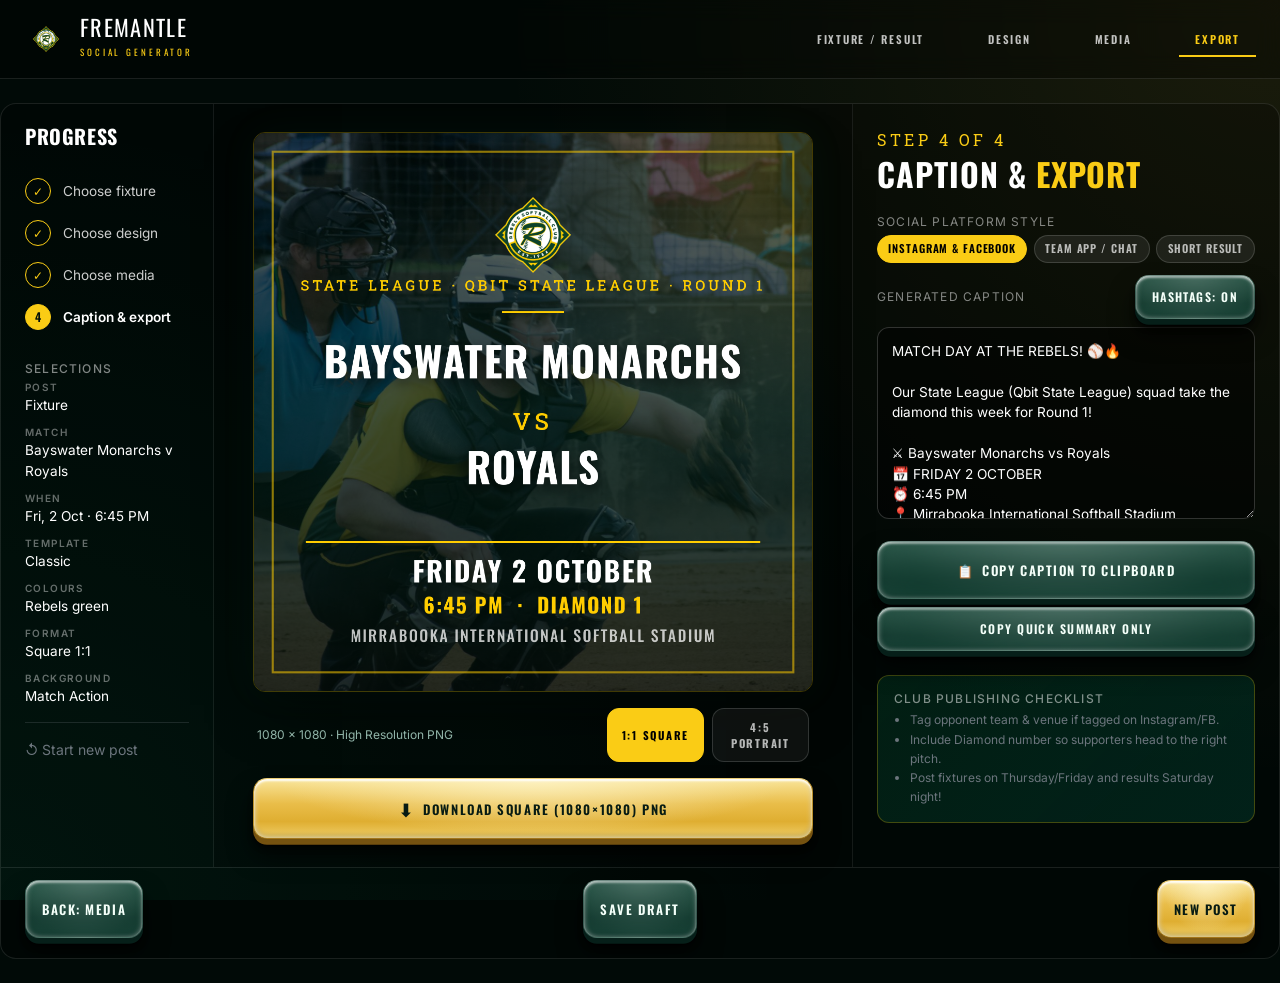
<file: socials-export.html>
<!doctype html>
<html lang="en" data-bs-theme="dark">
<head>
  <meta charset="utf-8">
  <meta name="viewport" content="width=device-width, initial-scale=1">
  <title>Caption and export | Fremantle Rebels Social Generator</title>
  <meta name="description" content="Generate ready-to-share captions and download high-resolution graphics for Instagram, Facebook and Team App.">
  <link rel="preconnect" href="https://fonts.googleapis.com">
  <link rel="preconnect" href="https://fonts.gstatic.com" crossorigin>
  <link rel="stylesheet" href="https://fonts.googleapis.com/css2?family=Inter:wght@400;500;600;700&family=Oswald:wght@500;600;700&family=Roboto+Slab:wght@400;500;700&display=swap">
  <link rel="stylesheet" href="assets/vendor/bootstrap/bootstrap.min.css">
  <link rel="stylesheet" href="assets/css/rebels-theme.css">
  <link rel="stylesheet" href="assets/css/special-buttons.css">
</head>
<body class="rebels-app">
  <a class="visually-hidden-focusable position-absolute p-3 bg-white text-dark" href="#main">Skip to content</a>

  <header class="rb-topbar">
    <div class="container-fluid d-flex align-items-center justify-content-between flex-wrap gap-2 py-3 px-4">
      <a class="rb-brand" href="index.html" aria-label="Fremantle Rebels home">
        <img src="assets/images/rebels-logo.png" alt="">
        <span><span class="name d-block">Fremantle</span><span class="sub">Social Generator</span></span>
      </a>
      <nav class="rb-topnav d-flex gap-2 flex-wrap" aria-label="Generator sections">
        <a class="nav-label" href="socials.html">Fixture / Result</a>
        <a class="nav-label" href="socials-design.html">Design</a>
        <a class="nav-label" href="socials-media.html">Media</a>
        <a class="nav-label active" href="socials-export.html" aria-current="page">Export</a>
      </nav>
    </div>
  </header>

  <div class="rb-shell container-fluid px-0">
    <main id="main">
      <div class="row g-0">

        <aside class="col-12 col-lg-2 rb-progress p-4" aria-labelledby="progress-heading">
          <h2 id="progress-heading" class="section-title fs-5 mb-4">Progress</h2>
          <ol class="rb-steps mb-4">
            <li class="done">Choose fixture</li>
            <li class="done">Choose design</li>
            <li class="done">Choose media</li>
            <li class="current">Caption &amp; export</li>
          </ol>
          <h3 class="label-xs">Selections</h3>
          <dl class="rb-summary mb-3" id="summary"></dl>
          <hr class="border-secondary my-3 opacity-25">
          <a class="text-secondary small text-decoration-none d-block mb-1" href="socials.html">↺ Start new post</a>
        </aside>

        <section class="col-12 col-md-7 col-lg-6 rb-preview-area p-4 d-flex flex-column align-items-center justify-content-center gap-3" aria-labelledby="preview-heading">
          <h2 id="preview-heading" class="visually-hidden">Post preview</h2>
          <div class="rb-canvas-wrap spatial-shadow">
            <canvas id="postCanvas" width="1080" height="1080" role="img" aria-label="Final preview of the social media post"></canvas>
          </div>
          
          <div class="d-flex align-items-center justify-content-between w-100 max-w-560 px-1" style="max-width: 560px;">
            <p class="rb-hint mb-0" id="sizeHint">1080 × 1080 · High Resolution PNG</p>
            <div class="rb-segment" id="quickFormat" role="radiogroup" aria-label="Quick format switch" style="max-width: 220px;">
              <button type="button" data-v="square" class="active">1:1 Square</button>
              <button type="button" data-v="portrait">4:5 Portrait</button>
            </div>
          </div>

          <div class="w-100 text-center" style="max-width: 560px;">
            <button type="button" class="w-100 py-3 d-flex align-items-center justify-content-center gap-2 rb-special rb-metal-gold" id="downloadBtn">
              <span style="font-size: 1.15rem;">⬇</span>
              <span id="downloadBtnText">Download High-Res PNG</span>
            </button>
          </div>
        </section>

        <section class="col-12 col-md-5 col-lg-4 p-4" aria-labelledby="editing-heading">
          <p class="hero-kicker mb-2">Step 4 of 4</p>
          <h2 id="editing-heading" class="section-title fs-2 mb-4">Caption &amp; <span class="accent">export</span></h2>

          <span class="label-xs">Social Platform Style</span>
          <div class="rb-platform-chips" id="platformChips" role="radiogroup" aria-label="Caption platform presets">
            <button type="button" class="rb-chip active" data-style="social">Instagram &amp; Facebook</button>
            <button type="button" class="rb-chip" data-style="chat">Team App / Chat</button>
            <button type="button" class="rb-chip" data-style="short">Short Result</button>
          </div>

          <div class="d-flex align-items-center justify-content-between mb-2">
            <label class="form-label mb-0" for="captionBox">Generated Caption</label>
            <div class="d-flex align-items-center gap-2">
              <span class="rb-copy-feedback" id="copyNotice">✓ Copied to clipboard!</span>
              <button type="button" class="text-gold text-decoration-none rb-special rb-smoked-glass rb-special-sm" id="btnToggleTags" style="font-size: 11px;">Hashtags: ON</button>
            </div>
          </div>

          <textarea class="rb-caption-box mb-3" id="captionBox" rows="8" placeholder="Post caption will appear here..."></textarea>

          <div class="d-grid gap-2 mb-4">
            <button class="d-flex align-items-center justify-content-center gap-2 rb-special rb-smoked-glass" type="button" id="copyCaptionBtn">
              <span>📋</span> Copy Caption to Clipboard
            </button>
            <button class="rb-special rb-smoked-glass rb-special-sm" type="button" id="copyShortBtn">
              Copy Quick Summary Only
            </button>
          </div>

          <div class="rb-export-banner">
            <h3 class="label-xs text-gold mb-1">Club Publishing Checklist</h3>
            <ul class="small ps-3 mb-0 text-secondary" style="font-size: 12px; line-height: 1.6;">
              <li>Tag opponent team &amp; venue if tagged on Instagram/FB.</li>
              <li>Include Diamond number so supporters head to the right pitch.</li>
              <li>Post fixtures on Thursday/Friday and results Saturday night!</li>
            </ul>
          </div>

        </section>
      </div>
    </main>

    <footer class="rb-actions">
      <div class="row g-0 align-items-center w-100">
        <div class="col-4"><a class="rb-special rb-smoked-glass" href="socials-media.html" id="back">Back: Media</a></div>
        <div class="col-4 text-center"><button class="rb-special rb-smoked-glass" type="button" id="saveDraft">Save draft</button></div>
        <div class="col-4 text-end"><a class="rb-special rb-metal-gold" href="socials.html">New Post</a></div>
      </div>
      <p id="status" class="rb-hint text-center mt-2 mb-0" role="status"></p>
    </footer>
  </div>

  <script src="assets/js/data.js"></script>
  <script src="assets/js/post-renderer.js"></script>
  <script src="assets/js/socials-export.js"></script>
  <script src="assets/js/button-links.js"></script>
</body>
</html>
</file>
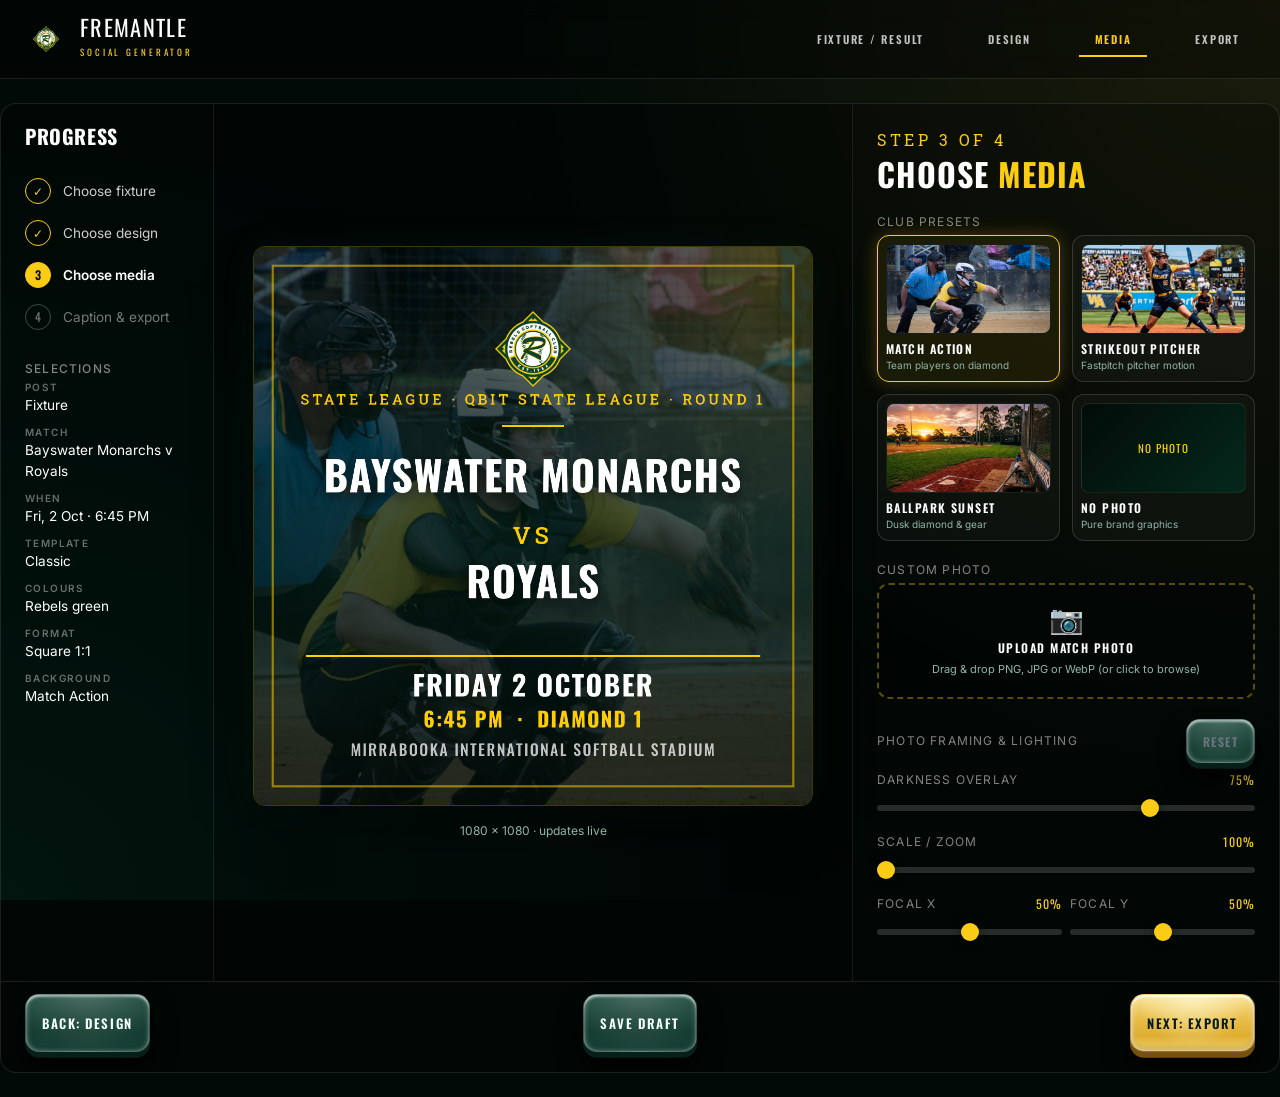
<file: socials-media.html>
<!doctype html>
<html lang="en" data-bs-theme="dark">
<head>
  <meta charset="utf-8">
  <meta name="viewport" content="width=device-width, initial-scale=1">
  <title>Choose media | Fremantle Rebels Social Generator</title>
  <meta name="description" content="Select or upload background photos and adjust framing for your Fremantle Rebels social post.">
  <link rel="preconnect" href="https://fonts.googleapis.com">
  <link rel="preconnect" href="https://fonts.gstatic.com" crossorigin>
  <link rel="stylesheet" href="https://fonts.googleapis.com/css2?family=Inter:wght@400;500;600;700&family=Oswald:wght@500;600;700&family=Roboto+Slab:wght@400;500;700&display=swap">
  <link rel="stylesheet" href="assets/vendor/bootstrap/bootstrap.min.css">
  <link rel="stylesheet" href="assets/css/rebels-theme.css">
  <link rel="stylesheet" href="assets/css/special-buttons.css">
</head>
<body class="rebels-app">
  <a class="visually-hidden-focusable position-absolute p-3 bg-white text-dark" href="#main">Skip to content</a>

  <header class="rb-topbar">
    <div class="container-fluid d-flex align-items-center justify-content-between flex-wrap gap-2 py-3 px-4">
      <a class="rb-brand" href="index.html" aria-label="Fremantle Rebels home">
        <img src="assets/images/rebels-logo.png" alt="">
        <span><span class="name d-block">Fremantle</span><span class="sub">Social Generator</span></span>
      </a>
      <nav class="rb-topnav d-flex gap-2 flex-wrap" aria-label="Generator sections">
        <a class="nav-label" href="socials.html">Fixture / Result</a>
        <a class="nav-label" href="socials-design.html">Design</a>
        <a class="nav-label active" href="socials-media.html" aria-current="page">Media</a>
        <a class="nav-label" href="socials-export.html">Export</a>
      </nav>
    </div>
  </header>

  <div class="rb-shell container-fluid px-0">
    <main id="main">
      <div class="row g-0">

        <aside class="col-12 col-lg-2 rb-progress p-4" aria-labelledby="progress-heading">
          <h2 id="progress-heading" class="section-title fs-5 mb-4">Progress</h2>
          <ol class="rb-steps mb-4">
            <li class="done">Choose fixture</li>
            <li class="done">Choose design</li>
            <li class="current">Choose media</li>
            <li>Caption &amp; export</li>
          </ol>
          <h3 class="label-xs">Selections</h3>
          <dl class="rb-summary mb-0" id="summary"></dl>
        </aside>

        <section class="col-12 col-md-7 col-lg-6 rb-preview-area p-4 d-flex flex-column align-items-center justify-content-center gap-3" aria-labelledby="preview-heading">
          <h2 id="preview-heading" class="visually-hidden">Post preview</h2>
          <div class="rb-canvas-wrap spatial-shadow">
            <canvas id="postCanvas" width="1080" height="1080" role="img" aria-label="Preview of the social media post"></canvas>
          </div>
          <p class="rb-hint mb-0" id="sizeHint">1080 × 1080 · updates live</p>
        </section>

        <section class="col-12 col-md-5 col-lg-4 p-4" aria-labelledby="editing-heading">
          <p class="hero-kicker mb-2">Step 3 of 4</p>
          <h2 id="editing-heading" class="section-title fs-2 mb-4">Choose <span class="accent">media</span></h2>

          <span class="label-xs" id="presetLabel">Club Presets</span>
          <div class="rb-media-grid" id="presets" role="radiogroup" aria-labelledby="presetLabel">
            <!-- Preset Cards dynamically generated -->
          </div>

          <span class="label-xs">Custom Photo</span>
          <div class="rb-dropzone" id="dropzone" role="button" tabindex="0" aria-label="Upload custom background photo">
            <input type="file" id="photoFile" accept="image/png,image/jpeg,image/webp" class="d-none" aria-hidden="true">
            <div class="drop-icon">📷</div>
            <div class="drop-title" id="dropTitle">Upload Match Photo</div>
            <div class="drop-hint mt-1" id="dropHint">Drag &amp; drop PNG, JPG or WebP (or click to browse)</div>
            <button type="button" class="mt-2 d-none rb-special rb-smoked-glass rb-special-sm" id="clearPhoto">Remove Custom Photo</button>
          </div>

          <div id="photoControls">
            <div class="d-flex align-items-center justify-content-between mb-2">
              <span class="label-xs mb-0">Photo Framing &amp; Lighting</span>
              <button type="button" class="text-secondary text-decoration-none rb-special rb-smoked-glass rb-special-sm" id="resetFraming" style="font-size: 11px;">Reset</button>
            </div>

            <div class="rb-slider-row">
              <div class="rb-slider-head">
                <label class="form-label mb-0" for="rangeOverlay">Darkness Overlay</label>
                <span class="rb-slider-val" id="valOverlay">75%</span>
              </div>
              <input type="range" id="rangeOverlay" min="20" max="95" value="75">
            </div>

            <div class="rb-slider-row">
              <div class="rb-slider-head">
                <label class="form-label mb-0" for="rangeZoom">Scale / Zoom</label>
                <span class="rb-slider-val" id="valZoom">100%</span>
              </div>
              <input type="range" id="rangeZoom" min="100" max="180" value="100">
            </div>

            <div class="row g-2 mb-3">
              <div class="col-6">
                <div class="rb-slider-head">
                  <label class="form-label mb-0" for="rangePosX">Focal X</label>
                  <span class="rb-slider-val" id="valPosX">50%</span>
                </div>
                <input type="range" id="rangePosX" min="0" max="100" value="50">
              </div>
              <div class="col-6">
                <div class="rb-slider-head">
                  <label class="form-label mb-0" for="rangePosY">Focal Y</label>
                  <span class="rb-slider-val" id="valPosY">50%</span>
                </div>
                <input type="range" id="rangePosY" min="0" max="100" value="50">
              </div>
            </div>
          </div>

        </section>
      </div>
    </main>

    <footer class="rb-actions">
      <div class="row g-0 align-items-center w-100">
        <div class="col-4"><a class="rb-special rb-smoked-glass" href="socials-design.html" id="back">Back: Design</a></div>
        <div class="col-4 text-center"><button class="rb-special rb-smoked-glass" type="button" id="saveDraft">Save draft</button></div>
        <div class="col-4 text-end"><button class="rb-special rb-metal-gold" type="button" id="next">Next: Export</button></div>
      </div>
      <p id="status" class="rb-hint text-center mt-2 mb-0" role="status"></p>
    </footer>
  </div>

  <script src="assets/js/data.js"></script>
  <script src="assets/js/post-renderer.js"></script>
  <script src="assets/js/socials-media.js"></script>
  <script src="assets/js/button-links.js"></script>
</body>
</html>
</file>
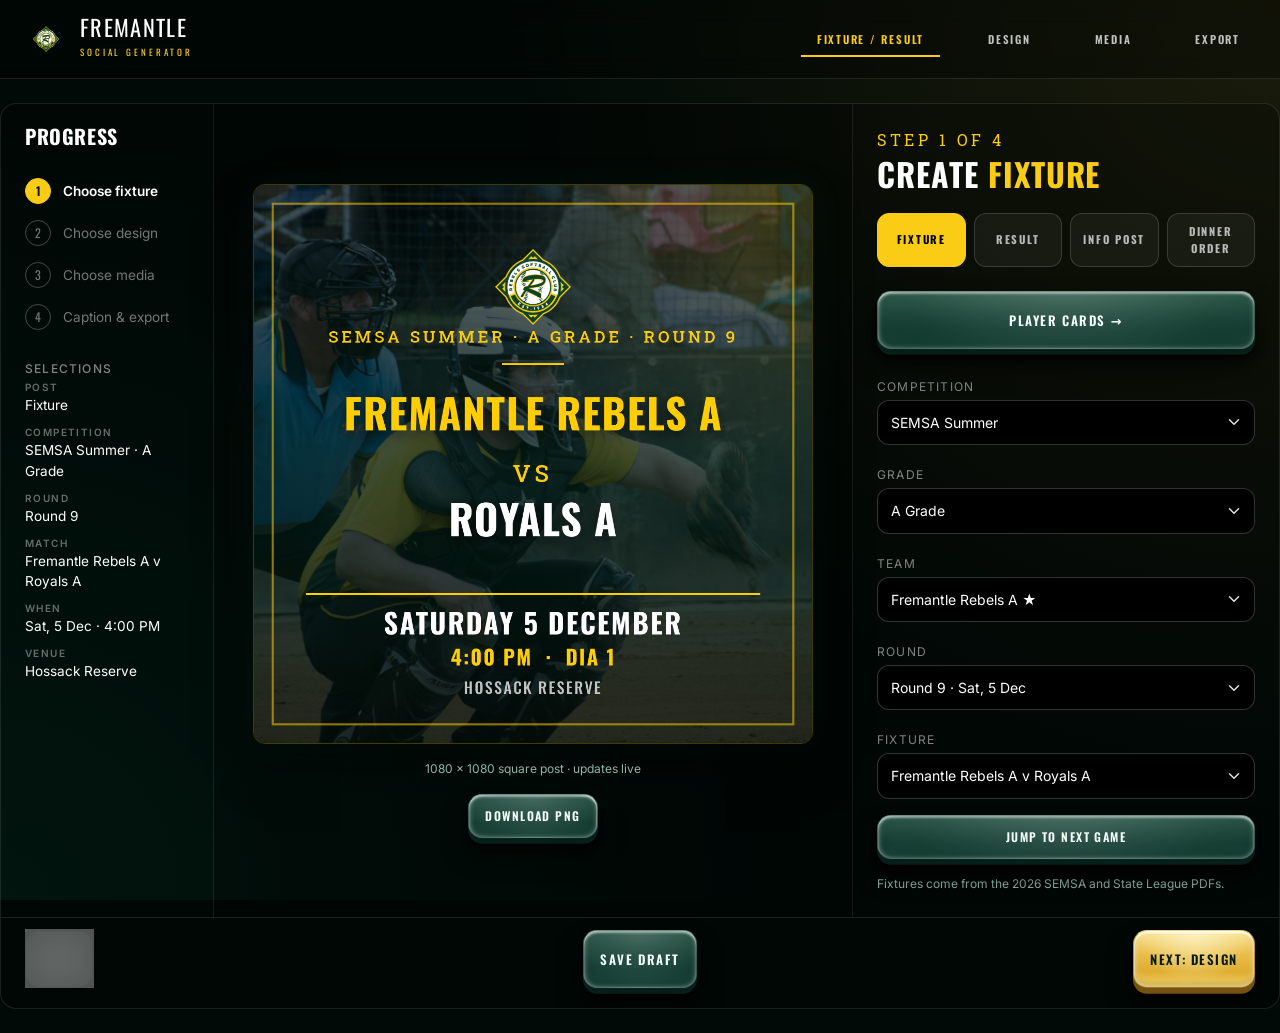
<file: socials.html>
<!doctype html>
<html lang="en" data-bs-theme="dark">
<head>
  <meta charset="utf-8">
  <meta name="viewport" content="width=device-width, initial-scale=1">
  <title>Choose fixture or result | Fremantle Rebels Social Generator</title>
  <meta name="description" content="Create consistent Fremantle Rebels fixture and result posts as images.">
  <link rel="preconnect" href="https://fonts.googleapis.com">
  <link rel="preconnect" href="https://fonts.gstatic.com" crossorigin>
  <link rel="stylesheet" href="https://fonts.googleapis.com/css2?family=Inter:wght@400;500;600;700&family=Oswald:wght@500;600;700&family=Roboto+Slab:wght@400;500;700&display=swap">
  <link rel="stylesheet" href="assets/vendor/bootstrap/bootstrap.min.css">
  <link rel="stylesheet" href="assets/css/rebels-theme.css">
  <link rel="stylesheet" href="assets/css/special-buttons.css">
</head>
<body class="rebels-app">
  <a class="visually-hidden-focusable position-absolute p-3 bg-white text-dark" href="#main">Skip to content</a>

  <header class="rb-topbar">
    <div class="container-fluid d-flex align-items-center justify-content-between flex-wrap gap-2 py-3 px-4">
      <a class="rb-brand" href="index.html" aria-label="Fremantle Rebels home">
        <img src="assets/images/rebels-logo.png" alt="">
        <span><span class="name d-block">Fremantle</span><span class="sub">Social Generator</span></span>
      </a>
      <nav class="rb-topnav d-flex gap-2 flex-wrap" aria-label="Generator sections">
        <a class="nav-label active" href="socials.html" aria-current="page">Fixture / Result</a>
        <a class="nav-label" href="socials-design.html">Design</a>
        <a class="nav-label" href="socials-media.html">Media</a>
        <a class="nav-label" href="socials-export.html">Export</a>
      </nav>
    </div>
  </header>

  <div class="rb-shell container-fluid px-0">
    <main id="main">
      <div class="row g-0">

        <aside class="col-12 col-lg-2 rb-progress p-4" aria-labelledby="progress-heading">
          <h2 id="progress-heading" class="section-title fs-5 mb-4">Progress</h2>
          <ol class="rb-steps mb-4">
            <li class="current">Choose fixture</li>
            <li>Choose design</li>
            <li>Choose media</li>
            <li>Caption &amp; export</li>
          </ol>
          <h3 class="label-xs">Selections</h3>
          <dl class="rb-summary mb-0" id="summary"><dd class="text-secondary">No selections yet</dd></dl>
        </aside>

        <section class="col-12 col-md-7 col-lg-6 rb-preview-area p-4 d-flex flex-column align-items-center justify-content-center gap-3" aria-labelledby="preview-heading">
          <h2 id="preview-heading" class="visually-hidden">Post preview</h2>
          <div class="rb-canvas-wrap spatial-shadow">
            <canvas id="postCanvas" width="1080" height="1080" role="img" aria-label="Preview of the social media post"></canvas>
          </div>
          <p class="rb-hint mb-0">1080 × 1080 square post · updates live</p>
          <button type="button" id="download" class="rb-special rb-smoked-glass rb-special-sm" disabled>Download PNG</button>
        </section>

        <section class="col-12 col-md-5 col-lg-4 p-4" aria-labelledby="editing-heading">
          <p class="hero-kicker mb-2">Step 1 of 4</p>
          <h2 id="editing-heading" class="section-title fs-2 mb-4">Create <span class="accent" id="step1Accent">Fixture</span></h2>

          <div class="rb-segment mb-4" role="group" aria-label="Post type">
            <button type="button" id="typeFixture" class="active" aria-pressed="true">Fixture</button>
            <button type="button" id="typeResult" aria-pressed="false">Result</button>
            <button type="button" id="typeInfo" aria-pressed="false">Info Post</button>
            <button type="button" id="typeDinner" aria-pressed="false">Dinner Order</button>
          </div>

          <a class="w-100 mb-4 rb-special rb-smoked-glass" href="player-cards.html">Player Cards &rarr;</a>

          <!-- Fixture & Result Controls -->
          <div id="matchControls">
            <label class="form-label" for="category">Competition</label>
            <select class="form-select mb-3" id="category"></select>

            <label class="form-label" for="grade">Grade</label>
            <select class="form-select mb-3" id="grade"></select>

            <label class="form-label" for="team">Team</label>
            <select class="form-select mb-3" id="team"></select>

            <label class="form-label" for="round">Round</label>
            <select class="form-select mb-3" id="round"></select>

            <label class="form-label" for="fixture">Fixture</label>
            <select class="form-select mb-3" id="fixture"></select>

            <div id="scoreBox" class="rb-score mb-3" hidden>
              <span class="label-xs">Final score</span>
              <div class="row g-2 align-items-center">
                <div class="col"><label class="visually-hidden" for="homeScore">Home score</label><input class="form-control" id="homeScore" type="number" min="0" max="99" inputmode="numeric" placeholder="–"></div>
                <div class="col-auto text-secondary">–</div>
                <div class="col"><label class="visually-hidden" for="awayScore">Away score</label><input class="form-control" id="awayScore" type="number" min="0" max="99" inputmode="numeric" placeholder="–"></div>
              </div>
              <p class="rb-hint mt-2 mb-0"><span id="homeLabel">Home</span> – <span id="awayLabel">Away</span></p>
            </div>

            <button type="button" id="nextGame" class="w-100 rb-special rb-smoked-glass rb-special-sm">Jump to next game</button>
            <p class="rb-hint mt-3 mb-0">Fixtures come from the 2026 SEMSA and State League PDFs.</p>
          </div>

          <!-- Info Post Controls -->
          <div id="infoControls" hidden>
            <label class="form-label" for="infoTag">Category / Tag</label>
            <input class="form-control mb-3" id="infoTag" type="text" placeholder="e.g. CLUB NOTICE, TRAINING UPDATE">

            <label class="form-label" for="infoTitle">Headline</label>
            <input class="form-control mb-3" id="infoTitle" type="text" placeholder="e.g. SEASON OPENING TRAINING">

            <label class="form-label" for="infoSubtitle">Sub-heading</label>
            <input class="form-control mb-3" id="infoSubtitle" type="text" placeholder="e.g. ALL GRADES · SENIORS & JUNIORS">

            <label class="form-label" id="infoDetailsLabel">Key Details / Bullet Points</label>
            <input class="form-control mb-2" id="infoLine1" type="text" aria-labelledby="infoDetailsLabel" aria-label="Key detail line 1" placeholder="Detail 1 (e.g. Tuesday & Thursday from 5:30 PM)">
            <input class="form-control mb-2" id="infoLine2" type="text" aria-labelledby="infoDetailsLabel" aria-label="Key detail line 2" placeholder="Detail 2 (e.g. Shirley Strickland Reserve, Ardross)">
            <input class="form-control mb-2" id="infoLine3" type="text" aria-labelledby="infoDetailsLabel" aria-label="Key detail line 3" placeholder="Detail 3 (e.g. Bring cleats, glove & water bottle)">
            <input class="form-control mb-3" id="infoLine4" type="text" aria-labelledby="infoDetailsLabel" aria-label="Key detail line 4" placeholder="Detail 4 (e.g. New & returning players welcome!)">

            <label class="form-label" for="infoFooter">Footer / Website</label>
            <input class="form-control mb-3" id="infoFooter" type="text" placeholder="e.g. FREMANTLEREBELS.COM.AU">

            <div class="d-flex gap-2 mb-2">
              <button type="button" class="flex-fill rb-special rb-smoked-glass rb-special-sm" id="btnPresetTraining">Training</button>
              <button type="button" class="flex-fill rb-special rb-smoked-glass rb-special-sm" id="btnPresetNotice">Notice</button>
              <button type="button" class="flex-fill rb-special rb-smoked-glass rb-special-sm" id="btnPresetRain">Wet Weather</button>
            </div>
          </div>

          <!-- Dinner Order Controls -->
          <div id="dinnerControls" hidden>
            <label class="form-label" for="dinnerTag">Header Tag</label>
            <input class="form-control mb-3" id="dinnerTag" type="text" placeholder="e.g. CLUB DINNER ORDER">

            <label class="form-label" for="dinnerTitle">Event / Dinner Title</label>
            <input class="form-control mb-3" id="dinnerTitle" type="text" placeholder="e.g. THURSDAY NIGHT DINNER">

            <label class="form-label" for="dinnerSubtitle">Subtitle / Venue</label>
            <input class="form-control mb-3" id="dinnerSubtitle" type="text" placeholder="e.g. POST-TRAINING MEALS AT SHIRLEY STRICKLAND">

            <label class="form-label" id="dinnerMenuLabel">Menu Options & Prices</label>
            <input class="form-control mb-2" id="dinnerItem1" type="text" aria-labelledby="dinnerMenuLabel" aria-label="Menu option 1" placeholder="Option 1 (e.g. Chicken Parmigiana & Chips · $18)">
            <input class="form-control mb-2" id="dinnerItem2" type="text" aria-labelledby="dinnerMenuLabel" aria-label="Menu option 2" placeholder="Option 2 (e.g. Beef Lasagne & Salad · $16)">
            <input class="form-control mb-3" id="dinnerItem3" type="text" aria-labelledby="dinnerMenuLabel" aria-label="Menu option 3" placeholder="Option 3 (e.g. Vegetarian Pasta Bake · $15)">

            <label class="form-label" for="dinnerDeadline">Orders Close / Deadline</label>
            <input class="form-control mb-3" id="dinnerDeadline" type="text" placeholder="e.g. Wednesday 5:00 PM">

            <label class="form-label" for="dinnerOrderInfo">Order Instructions</label>
            <input class="form-control mb-3" id="dinnerOrderInfo" type="text" placeholder="e.g. Order via Team App or SMS 0412 345 678">
          </div>
        </section>
      </div>
    </main>

    <footer class="rb-actions">
      <div class="row g-0 align-items-center w-100">
        <div class="col-4"><button class="rb-special rb-smoked-glass" type="button" disabled>Back</button></div>
        <div class="col-4 text-center"><button class="rb-special rb-smoked-glass" type="button" id="saveDraft">Save draft</button></div>
        <div class="col-4 text-end"><button class="rb-special rb-metal-gold" type="button" id="next">Next: design</button></div>
      </div>
      <p id="status" class="rb-hint text-center mt-2 mb-0" role="status"></p>
    </footer>
  </div>

  <script src="assets/js/data.js"></script>
  <script src="assets/js/post-renderer.js"></script>
  <script src="assets/js/socials.js"></script>
  <script src="assets/js/button-links.js"></script>
</body>
</html>
</file>
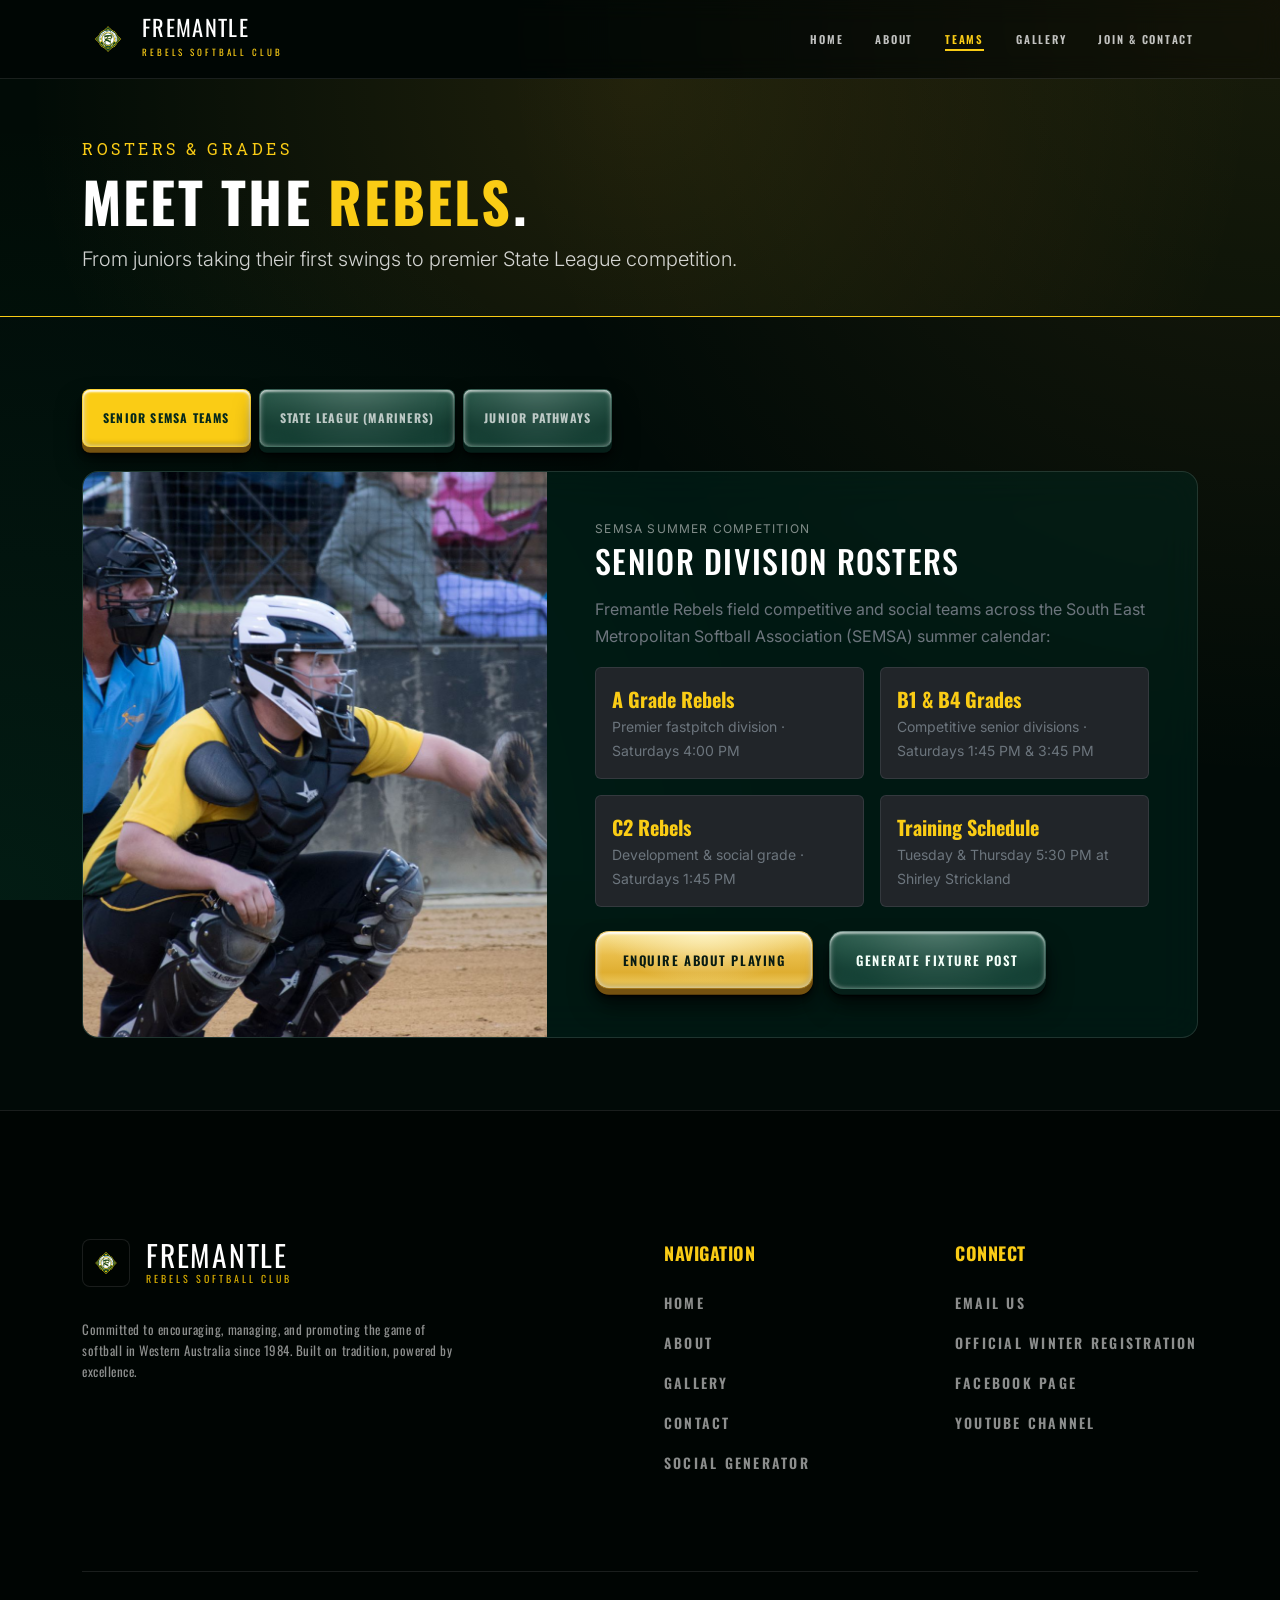
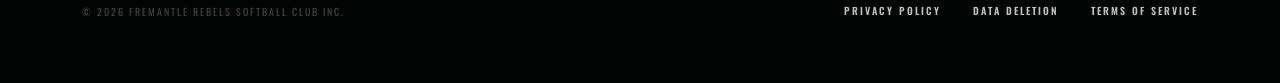
<file: teams.html>
<!doctype html>
<html lang="en" data-bs-theme="dark">
  <head>
    <meta charset="utf-8" />
    <meta name="viewport" content="width=device-width, initial-scale=1" />
    <meta
      name="description"
      content="Fremantle Rebels Softball Club Teams — Senior SEMSA Summer, Junior squads and Qbit State League Mariners."
    />
    <title>Teams | Fremantle Rebels Softball Club</title>
    <link rel="preconnect" href="https://fonts.googleapis.com" />
    <link rel="preconnect" href="https://fonts.gstatic.com" crossorigin />
    <link
      rel="stylesheet"
      href="https://fonts.googleapis.com/css2?family=Inter:wght@400;500;600;700&family=Oswald:wght@500;600;700&family=Roboto+Slab:wght@400;500;700&display=swap"
    />
    <link rel="stylesheet" href="assets/vendor/bootstrap/bootstrap.min.css" />
    <link rel="stylesheet" href="assets/css/rebels-theme.css" />
    <link rel="stylesheet" href="assets/css/styles.css" />
    <link rel="stylesheet" href="assets/css/special-buttons.css">
</head>
  <body class="rebels-app">
    <a class="visually-hidden-focusable skip-link" href="#main"
      >Skip to content</a
    >

    <header class="rb-topbar sticky-top">
      <div
        class="container d-flex align-items-center justify-content-between flex-wrap gap-2 py-3 px-3"
      >
        <a
          class="rb-brand"
          href="index.html"
          aria-label="Fremantle Rebels home"
        >
          <img
            src="assets/images/rebels-logo.png"
            alt="Fremantle Rebels Crest"
          />
          <span
            ><span class="name d-block">FREMANTLE</span
            ><span class="sub">REBELS SOFTBALL CLUB</span></span
          >
        </a>
        <nav
          class="d-flex align-items-center gap-2 flex-wrap"
          aria-label="Main navigation"
        >
          <a class="nav-label" href="index.html">Home</a>
          <a class="nav-label" href="about.html">About</a>
          <a class="nav-label active" aria-current="page" href="teams.html"
            >Teams</a
          >
          <a class="nav-label" href="gallery.html">Gallery</a>
          <a class="nav-label" href="contact.html">Join &amp; Contact</a>
        </nav>
      </div>
    </header>

    <main id="main">
      <section class="page-heading">
        <div class="container">
          <p class="hero-kicker mb-1">ROSTERS &amp; GRADES</p>
          <h1 class="display-4 fw-bold">
            Meet the <span class="text-gold">Rebels</span>.
          </h1>
          <p class="lead mb-0">
            From juniors taking their first swings to premier State League
            competition.
          </p>
        </div>
      </section>

      <section class="section-space">
        <div class="container">
          <ul class="nav nav-pills gap-2 mb-4" id="teamTabs" role="tablist">
            <li class="nav-item" role="presentation">
              <button
                class="nav-link active rb-special "
                id="tab-0"
                data-bs-toggle="pill"
                data-bs-target="#team-0"
                type="button"
                role="tab"
                aria-controls="team-0"
                aria-selected="true"
              >
                Senior SEMSA Teams
              </button>
            </li>
            <li class="nav-item" role="presentation">
              <button
                class="nav-link rb-special rb-smoked-glass"
                id="tab-1"
                data-bs-toggle="pill"
                data-bs-target="#team-1"
                type="button"
                role="tab"
                aria-controls="team-1"
                aria-selected="false"
              >
                State League (Mariners)
              </button>
            </li>
            <li class="nav-item" role="presentation">
              <button
                class="nav-link rb-special rb-smoked-glass"
                id="tab-2"
                data-bs-toggle="pill"
                data-bs-target="#team-2"
                type="button"
                role="tab"
                aria-controls="team-2"
                aria-selected="false"
              >
                Junior Pathways
              </button>
            </li>
          </ul>

          <div class="tab-content">
            <!-- Senior Teams -->
            <div
              class="tab-pane fade show active"
              id="team-0"
              role="tabpanel"
              aria-labelledby="tab-0"
              tabindex="0"
            >
              <div class="row g-4">
                <div class="col-lg-12">
                  <article class="card overflow-hidden">
                    <div class="row g-0">
                      <div class="col-md-5">
                        <img
                          src="assets/images/players3.jpg"
                          class="team-image"
                          alt="Senior team match action"
                        />
                      </div>
                      <div class="col-md-7">
                        <div
                          class="card-body p-4 p-lg-5 d-flex flex-column h-100"
                        >
                          <span class="label-xs text-gold"
                            >SEMSA SUMMER COMPETITION</span
                          >
                          <h2 class="h2 text-white mb-3">
                            Senior Division Rosters
                          </h2>
                          <p class="text-secondary mb-3">
                            Fremantle Rebels field competitive and social teams
                            across the South East Metropolitan Softball
                            Association (SEMSA) summer calendar:
                          </p>
                          <div class="row g-3 mb-4">
                            <div class="col-sm-6">
                              <div
                                class="p-3 rounded bg-dark border border-secondary border-opacity-25"
                              >
                                <strong
                                  class="font-heading text-gold d-block fs-5"
                                  >A Grade Rebels</strong
                                >
                                <span class="small text-secondary"
                                  >Premier fastpitch division · Saturdays 4:00
                                  PM</span
                                >
                              </div>
                            </div>
                            <div class="col-sm-6">
                              <div
                                class="p-3 rounded bg-dark border border-secondary border-opacity-25"
                              >
                                <strong
                                  class="font-heading text-gold d-block fs-5"
                                  >B1 &amp; B4 Grades</strong
                                >
                                <span class="small text-secondary"
                                  >Competitive senior divisions · Saturdays 1:45
                                  PM &amp; 3:45 PM</span
                                >
                              </div>
                            </div>
                            <div class="col-sm-6">
                              <div
                                class="p-3 rounded bg-dark border border-secondary border-opacity-25"
                              >
                                <strong
                                  class="font-heading text-gold d-block fs-5"
                                  >C2 Rebels</strong
                                >
                                <span class="small text-secondary"
                                  >Development &amp; social grade · Saturdays
                                  1:45 PM</span
                                >
                              </div>
                            </div>
                            <div class="col-sm-6">
                              <div
                                class="p-3 rounded bg-dark border border-secondary border-opacity-25"
                              >
                                <strong
                                  class="font-heading text-gold d-block fs-5"
                                  >Training Schedule</strong
                                >
                                <span class="small text-secondary"
                                  >Tuesday &amp; Thursday 5:30 PM at Shirley
                                  Strickland</span
                                >
                              </div>
                            </div>
                          </div>
                          <div class="d-flex flex-wrap gap-3 mt-auto">
                            <a href="contact.html" class="rb-special rb-metal-gold"
                              >Enquire About Playing</a
                            >
                            <a href="socials.html" class="rb-special rb-smoked-glass"
                              >Generate Fixture Post</a
                            >
                          </div>
                        </div>
                      </div>
                    </div>
                  </article>
                </div>
              </div>
            </div>

            <!-- State League -->
            <div
              class="tab-pane fade"
              id="team-1"
              role="tabpanel"
              aria-labelledby="tab-1"
              tabindex="0"
            >
              <div class="row g-4">
                <div class="col-lg-12">
                  <article class="card overflow-hidden">
                    <div class="row g-0">
                      <div class="col-md-5">
                        <img
                          src="assets/images/pitcher.jpg"
                          class="team-image"
                          alt="Fastpitch pitcher motion"
                        />
                      </div>
                      <div class="col-md-7">
                        <div
                          class="card-body p-4 p-lg-5 d-flex flex-column h-100"
                        >
                          <span class="label-xs text-gold"
                            >QBIT STATE LEAGUE CHAMPIONSHIPS</span
                          >
                          <h2 class="h2 text-white mb-3">
                            Fremantle Mariners State League
                          </h2>
                          <p class="text-secondary mb-3">
                            Representing Fremantle at the highest echelon of
                            Western Australian softball. The Mariners compete
                            weekly at the premier Mirrabooka International
                            Softball Stadium against top clubs across the state.
                          </p>
                          <p class="text-secondary mb-4">
                            Featuring elite state representatives, national
                            tournament veterans, and rising home-grown talent.
                          </p>
                          <div class="d-flex flex-wrap gap-3 mt-auto">
                            <a href="contact.html" class="rb-special rb-metal-gold"
                              >State League Enquiries</a
                            >
                            <a href="socials.html" class="rb-special rb-smoked-glass"
                              >View State League Fixtures</a
                            >
                          </div>
                        </div>
                      </div>
                    </div>
                  </article>
                </div>
              </div>
            </div>

            <!-- Juniors -->
            <div
              class="tab-pane fade"
              id="team-2"
              role="tabpanel"
              aria-labelledby="tab-2"
              tabindex="0"
            >
              <div class="row g-4">
                <div class="col-lg-12">
                  <article class="card overflow-hidden">
                    <div class="row g-0">
                      <div class="col-md-5">
                        <img
                          src="assets/images/diamond.jpg"
                          class="team-image"
                          alt="Shirley Strickland Reserve"
                        />
                      </div>
                      <div class="col-md-7">
                        <div
                          class="card-body p-4 p-lg-5 d-flex flex-column h-100"
                        >
                          <span class="label-xs text-gold"
                            >NEXT GENERATION</span
                          >
                          <h2 class="h2 text-white mb-3">
                            Junior Softball &amp; Teeball
                          </h2>
                          <p class="text-secondary mb-3">
                            We believe in building future champions by
                            instilling confidence, skill development, and a
                            genuine enjoyment for the game. Our junior programs
                            cater to boys and girls from ages 5 upwards.
                          </p>
                          <p class="text-secondary mb-4">
                            Accredited coaches, safe inclusive diamond
                            environments, and plenty of fun with friends every
                            Saturday morning.
                          </p>
                          <div class="d-flex flex-wrap gap-3 mt-auto">
                            <a href="contact.html" class="rb-special rb-metal-gold"
                              >Register a Junior Player</a
                            >
                          </div>
                        </div>
                      </div>
                    </div>
                  </article>
                </div>
              </div>
            </div>
          </div>
        </div>
      </section>
    </main>

    <footer class="site-footer mt-auto">
      <div class="container">
        <div class="row g-5 footer-main">
          <div class="col-lg-6">
            <div class="footer-brand">
              <span class="footer-crest"
                ><img
                  src="assets/images/rebels-logo.png"
                  alt="Fremantle Rebels Logo"
              /></span>
              <span
                ><span class="name d-block">Fremantle</span
                ><span class="sub">Rebels Softball Club</span></span
              >
            </div>
            <p class="footer-blurb">
              Committed to encouraging, managing, and promoting the game of
              softball in Western Australia since 1984. Built on tradition,
              powered by excellence.
            </p>
          </div>
          <div class="col-sm-6 col-lg-3">
            <h5 class="footer-title section-title">Navigation</h5>
            <ul class="footer-list">
              <li><a href="index.html" class="nav-label">Home</a></li>
              <li><a href="about.html" class="nav-label">About</a></li>
              <li><a href="gallery.html" class="nav-label">Gallery</a></li>
              <li><a href="contact.html" class="nav-label">Contact</a></li>
              <li>
                <a href="socials.html" class="nav-label">Social Generator</a>
              </li>
            </ul>
          </div>
          <div class="col-sm-6 col-lg-3">
            <h5 class="footer-title section-title">Connect</h5>
            <ul class="footer-list">
              <li><span class="nav-label footer-static">Email Us</span></li>
              <li>
                <span class="nav-label footer-static"
                  >Official Winter Registration</span
                >
              </li>
              <li>
                <span class="nav-label footer-static">Facebook Page</span>
              </li>
              <li>
                <span class="nav-label footer-static">YouTube Channel</span>
              </li>
            </ul>
          </div>
        </div>
        <div class="footer-bottom">
          <span>© 2026 Fremantle Rebels Softball Club Inc.</span>
          <div class="footer-legal">
            <span class="nav-label footer-static">Privacy Policy</span>
            <span class="nav-label footer-static">Data Deletion</span>
            <span class="nav-label footer-static">Terms of Service</span>
          </div>
        </div>
      </div>
    </footer>

    <script src="assets/vendor/bootstrap/bootstrap.bundle.min.js"></script>
    <script src="assets/js/main.js"></script>
    <script src="assets/js/button-links.js"></script>
</body>
</html>
</file>
<file: assets/css/styles.css>
/* Fremantle Rebels main website styling: aligned with rebels-theme.css and dark club branding. */
:root {
  --club-primary: var(--rb-primary, #ffcd00);
  --club-dark: var(--rb-bg, hsl(160 88% 2%));
  --bs-link-color: #ffcd00;
  --bs-link-color-rgb: 255, 205, 0;
}

body {
  min-height: 100vh;
  display: flex;
  flex-direction: column;
}

main {
  flex: 1;
}

h1,
h2,
h3,
h4,
h5,
h6 {
  font-family: var(--font-heading, "Oswald", sans-serif);
  text-transform: uppercase;
  letter-spacing: 0.04em;
  font-weight: 700;
}

p {
  line-height: 1.7;
  color: rgba(255, 255, 255, 0.82);
}

/* Hero & Page Headings */
.hero {
  background: var(--rb-gold-light);
  color: var(--rb-primary-fg);
  padding: 4rem 0;
  border-bottom: 2px solid var(--bs-link-hover-color);
  border-top: 2px solid var(--bs-link-hover-color);
}
.hero h1 {
  letter-spacing: 0.02em;
  line-height: 1.05;
}
.hero .accent {
  color: var(--rb-green);
}
.hero .lead {
  color: var(--rb-primary-fg);
  font-size: 1.2rem;
}

.page-heading {
  background:
    radial-gradient(
      circle at top center,
      rgba(253, 185, 49, 0.12),
      transparent 90%
    ),
    rgba(2, 28, 10, 0.091);
  padding: 3.5rem 0 2.5rem;
  border-bottom: 1px solid var(--rb-primary, #ffcd00);
}
.section-space {
  padding: 4.5rem 0;
}
/* Photo alternative: pair with .section-space in place of .bg-light. */
.section-space-jibbets {
  --section-photo-shade: .89;
  background-color: #04140d;
  background-image:
    linear-gradient(rgba(2, 16, 10, var(--section-photo-shade)), rgba(2, 16, 10, var(--section-photo-shade))),
    url("../images/jibbets.jpg");
  background-position: center, center 48%;
  background-size: cover;
  background-repeat: no-repeat;
  border-top: 1px solid rgba(255, 205, 0, .2);
  border-bottom: 1px solid rgba(255, 205, 0, .2);
  color: #fff;
}
.section-space-jibbets .card {
  background-color: rgba(2, 24, 16, .8);
}
@media (max-width: 767.98px) {
  .section-space-jibbets { background-position: center, 52% center; }
}
.bg-light,
.section-space.bg-light {
  background-color: rgba(2, 28, 18, 0.35) !important;
  border-top: 1px solid var(--rb-primary, #ffcd00);
  border-bottom: 1px solid var(--rb-primary, #ffcd00);
}

/* Cards */
.card {
  background: rgba(2, 44, 34, 0.45);
  backdrop-filter: blur(20px);
  border: 1px solid rgba(255, 255, 255, 0.12);
  border-radius: 1rem;
  color: #fff;
  transition:
    transform 0.2s ease,
    border-color 0.2s ease,
    box-shadow 0.2s ease;
}
.card-enquiry {
  background: #f5efe0;
  backdrop-filter: blur(20px);
  border: 2px solid var(--rb-primary, #ffcd00);
  border-radius: 1rem;
  color: #0a0000;
  transition:
    transform 0.2s ease,
    border-color 0.2s ease,
    box-shadow 0.2s ease;
}
.card:hover {
  border-color: rgba(255, 205, 0, 0.4);
  transform: translateY(-3px);
  box-shadow: 0 15px 30px -10px rgba(0, 0, 0, 0.5);
}
.card p {
  color: rgba(255, 255, 255, 0.75);
}

/* Buttons (base .btn styling lives in rebels-theme.css) */
.btn-primary {
  --bs-btn-bg: var(--rb-primary, #ffcd00);
  --bs-btn-border-color: var(--rb-primary, #ffcd00);
  --bs-btn-color: #04281b;
  --bs-btn-hover-bg: #ffd633;
  --bs-btn-hover-border-color: #ffd633;
  --bs-btn-hover-color: #04281b;
  --bs-btn-active-bg: #e0a800;
  --bs-btn-active-border-color: #e0a800;
  --bs-btn-active-color: #04281b;
  font-weight: 700;
}
.btn-outline-primary {
  --bs-btn-color: var(--rb-primary-fg, #ffcd00);
  --bs-btn-border-color: var(--rb-primary-fg, #ffcd00);
  --bs-btn-hover-bg: var(--rb-muted-fg, #ffcd00);
  --bs-btn-hover-border-color: var(--rb-primary-fg, #ffcd00);
  --bs-btn-hover-color: #04281b;
  --bs-btn-active-bg: var(--rb-primary, #ffcd00);
  --bs-btn-active-border-color: var(--rb-primary, #ffcd00);
  --bs-btn-active-color: #04281b;
}

/* Nav Pills (Teams page) */
.nav-pills {
  --bs-nav-pills-link-active-bg: var(--rb-primary, #ffcd00);
  --bs-nav-pills-link-active-color: #04281b;
}
.nav-pills .nav-link {
  font-family: var(--font-heading);
  text-transform: uppercase;
  letter-spacing: 0.1em;
  font-size: 12px;
  font-weight: 700;
  color: rgba(255, 255, 255, 0.7);
  border: 1px solid rgba(255, 255, 255, 0.15);
  padding: 0.65rem 1.25rem;
  border-radius: 0.5rem;
}
.nav-pills .nav-link:hover {
  color: #fff;
  border-color: rgba(255, 255, 255, 0.35);
}
.nav-pills .nav-link.active {
  font-weight: 700;
}

/* Accordion (Contact page) */
.accordion {
  --bs-accordion-bg: rgba(2, 44, 34, 0.4);
  --bs-accordion-color: #fff;
  --bs-accordion-border-color: rgba(255, 255, 255, 0.12);
  --bs-accordion-btn-color: #fff;
  --bs-accordion-btn-bg: rgba(2, 44, 34, 0.3);
  --bs-accordion-active-color: var(--rb-primary, #ffcd00);
  --bs-accordion-active-bg: rgba(255, 205, 0, 0.08);
  --bs-accordion-btn-focus-box-shadow: 0 0 0 0.2rem rgba(255, 205, 0, 0.2);
}
.accordion-item {
  border-radius: 0.5rem !important;
  margin-bottom: 0.75rem;
  overflow: hidden;
}
.accordion-button {
  font-family: var(--font-heading);
  letter-spacing: 0.04em;
}

/* Team Image */
.team-image {
  width: 100%;
  height: 100%;
  min-height: 240px;
  object-fit: cover;
}

/* Gallery Button */
.gallery-button {
  background: none;
  border: 0;
  padding: 0;
  color: inherit;
  width: 100%;
  text-align: left;
}
.gallery-button img {
  width: 100%;
  height: 260px;
  object-fit: cover;
  border-radius: 0.75rem;
  border: 1px solid rgba(255, 255, 255, 0.12);
  transition:
    transform 0.25s ease,
    border-color 0.25s ease,
    box-shadow 0.25s ease;
}
.gallery-button:hover img {
  transform: translateY(-4px);
  border-color: var(--rb-primary, #ffcd00);
  box-shadow: 0 10px 25px rgba(0, 0, 0, 0.6);
}

/* Modals */
.modal-content {
  background: rgba(2, 28, 18, 0.96);
  backdrop-filter: blur(20px);
  border: 1px solid rgba(255, 205, 0, 0.3);
  border-radius: 1rem;
  color: #fff;
}
.modal-header {
  border-bottom: 1px solid rgba(255, 255, 255, 0.1);
}
.modal-header .btn-close {
  filter: invert(1);
}

/* Forms (base styling lives in rebels-theme.css; this is the website focus state) */
.form-control:focus,
.form-select:focus {
  border-color: var(--rb-primary, #ffcd00) !important;
  box-shadow: 0 0 0 0.2rem rgba(255, 205, 0, 0.15) !important;
}

.form-label-enquiry {
  color: #0a0000;
}

/* Footer */
.site-footer {
  background: rgba(0, 0, 0, 0.5) !important;
  border-top: 1px solid rgba(255, 255, 255, 0.1) !important;
  color: rgba(255, 255, 255, 0.75);
  padding: 8rem 0 4rem;
}
.footer-main { margin-bottom: 6rem; }
.footer-brand { display: flex; align-items: center; gap: 1rem; margin-bottom: 2rem; }
.footer-crest {
  width: 3rem; height: 3rem; flex: none; padding: .25rem; border-radius: .5rem;
  border: 1px solid rgba(255, 255, 255, .1); background: rgba(0, 0, 0, .15); transition: transform .3s;
}
.footer-brand:hover .footer-crest { transform: scale(1.05); }
.footer-crest img { width: 100%; height: 100%; object-fit: contain; }
.footer-brand .name {
  font-family: var(--font-heading); font-size: 1.85rem; line-height: 1; letter-spacing: .06em; text-transform: uppercase; color: #fff;
}
.footer-brand .sub {
  display: block; margin-top: .25rem; font-family: var(--font-heading); font-size: 10px; line-height: 1;
  letter-spacing: .3em; text-transform: uppercase; color: rgba(255, 205, 0, .85);
}
.footer-blurb {
  max-width: 24rem; margin: 0; font-family: var(--font-heading); font-size: 13px; line-height: 1.625;
  letter-spacing: .04em; color: rgba(255, 255, 255, .55);
}
.footer-title { margin: 0 0 1.5rem; font-size: 1.125rem; line-height: 1.75rem; color: var(--rb-primary, #ffcd00); }
.footer-list { list-style: none; margin: 0; padding: 0; display: flex; flex-direction: column; gap: 1rem; }
.footer-list .nav-label { font-size: .875rem; line-height: 1.25rem; color: rgba(255, 255, 255, .55); }
.footer-list a.nav-label:hover { color: #fff; }
.footer-bottom {
  display: flex; flex-direction: column; align-items: center; justify-content: space-between; gap: 1.5rem;
  padding-top: 2rem; border-top: 1px solid rgba(255, 255, 255, .1);
  font-family: var(--font-heading); font-size: 10px; letter-spacing: .2em; text-transform: uppercase; color: rgba(255, 255, 255, .25);
}
.footer-legal { display: flex; flex-wrap: wrap; justify-content: center; gap: 2rem; }
.footer-legal .nav-label { font-size: 10px; letter-spacing: .2em; color: rgba(255, 255, 255, .75); }
.site-footer .footer-static { cursor: default; }
.site-footer .footer-static::before { display: none; }
.site-footer .footer-static:hover { color: inherit; }
@media (min-width: 768px) { .footer-bottom { flex-direction: row; } }
@media (max-width: 575.98px) { .site-footer { padding: 4rem 0 2rem; } .footer-main { margin-bottom: 3rem; } }

:focus-visible {
  outline: 3px solid var(--rb-primary, #ffcd00);
  outline-offset: 4px;
}
.skip-link {
  position: absolute;
  z-index: 1100;
  background: var(--rb-primary, #ffcd00);
  color: #000;
  padding: 0.75rem 1.25rem;
  font-weight: 700;
}

@media (max-width: 575.98px) {
  .section-space,
  .page-heading {
    padding: 2.5rem 0;
  }
  .hero {
    padding: 2rem 0;
  }
}
/* custom button styles */

.depth-button {
  box-shadow: var(--shadow-m);
  transition:
    transform var(--transition),
    box-shadow var(--transition),
    background-color var(--transition);
}

.depth-button:hover {
  box-shadow: var(--shadow-m);
  transform: translateY(-2px);
}

.depth-button:active {
  box-shadow: none;
  transform: translateY(1px);
}

.depth-button:focus-visible {
  outline: 3px solid var(--rb-gold-light);
  outline-offset: 3px;
}

.shadow-s {
  box-shadow: var(--shadow-s);
}
.shadow-m {
  box-shadow: var(--shadow-m);
}
.shadow-l {
  box-shadow: var(--shadow-l);
}
</file>
<file: assets/css/special-buttons.css>
/* Opt-in finishes: combine .rb-special with one finish class. */
.rb-special-sm { min-height: 44px !important; padding: .7rem 1rem !important; font-size: 12px !important; }
.rb-actions .rb-special { max-width: 100%; padding: .85rem 1rem; }
@media (max-width: 575.98px) {
  .rb-actions .rb-special { min-height: 48px; padding: .65rem .5rem; font-size: 11px; letter-spacing: .06em; }
}
.rb-special {
  --button-ink: #071b13;
  --button-edge: #755210;
  display: inline-flex; align-items: center; justify-content: center; gap: .65rem;
  min-height: 58px; padding: 1rem 1.65rem; border: 1px solid #ffffff70;
  border-radius: 14px; font: 600 13px var(--font-heading, sans-serif);
  letter-spacing: .12em; text-transform: uppercase; text-decoration: none;
  color: var(--button-ink); cursor: pointer;
  box-shadow: inset 0 2px 2px #ffffffe0, inset 2px 0 4px #ffffff70, inset -2px 0 4px #ffffff50, inset 0 -3px 5px #00000030, 0 2.9px 0 var(--button-edge), 0 5.8px 0 var(--button-edge), 0 7.2px 0 #00000080, 0 9.4px 5px #00000080, 0 16px 24px #000000a6;
  transition: transform .18s ease, filter .18s ease, box-shadow .18s ease;
}
.rb-metal-gold { background: radial-gradient(ellipse at 50% 0%, #fff8d2b3, transparent 65%), linear-gradient(180deg, #f9e59a, #e9bd49 42%, #dfae31 72%, #efce68); border-color: #edce76 #bc922d #a37619; }
.rb-smoked-glass { --button-ink: #f4fff9; --button-edge: #061f19; background: radial-gradient(ellipse at 50% 0%, #ffffff35, transparent 75%), linear-gradient(180deg, #24634fc9, #0b382cdd 65%, #174b3ddd); border-color: #ffffff65 #ffffff30 #ffffff26; position: relative; isolation: isolate;  }
.rb-metal-chrome { --button-ink: #14201c; --button-edge: #5f6d75; background: radial-gradient(ellipse at 50% 0%, #ffffffdb, transparent 65%), linear-gradient(180deg, #f4f7f9, #c6d0d7 42%, #acbbc4 72%, #e2e9ed); border-color: #fff #a8b4bc #788991; }
.rb-special:is(:hover, .is-hover):not(:disabled) { color: var(--button-ink); transform: translateY(-2px); filter: brightness(1.1); }
.rb-special:is(:active, .is-pressed):not(:disabled) { transform: translateY(5px); filter: brightness(.97); box-shadow: inset 0 1px 2px #ffffff70, inset 0 -2px 4px #00000035, 0 2px 0 var(--button-edge), 0 3px 0 #00000080, 0 6px 8px #00000080; }
.rb-special:focus-visible { outline: 3px solid #fff; outline-offset: 4px; }
.rb-special:disabled { opacity: .4; cursor: not-allowed; box-shadow: none; }
@media (prefers-reduced-motion: reduce) { .rb-special { transition: none; } .rb-special:is(:hover, :active, .is-hover, .is-pressed):not(:disabled) { transform: none; } }

.rb-smoked-glass::before { content: ""; position: absolute; inset: 0; z-index: -1; border-radius: inherit; -webkit-backdrop-filter: blur(16px); backdrop-filter: blur(16px); pointer-events: none; }
</file>
<file: assets/css/button-showcase.css>
.button-lab { max-width: 1180px; margin: auto; padding: 64px 24px; }
.button-lab h1 { font-size: clamp(2.7rem, 7vw, 5rem); line-height: 1.05; max-width: 800px; }
.lab-intro { max-width: 640px; color: #b5c7bf; line-height: 1.8; margin: 24px 0 32px; }
.lab-toolbar { display: flex; flex-wrap: wrap; gap: 20px; align-items: center; padding: 20px 0; border-top: 1px solid #ffffff22; }
.lab-toolbar label { display: flex; align-items: center; gap: 10px; }
.lab-grid { display: grid; grid-template-columns: repeat(3, minmax(0, 1fr)); gap: 20px; margin: 24px 0 36px; }
.finish-card { border: 1px solid #ffffff26; border-radius: 16px; overflow: hidden; background: #041d15; }
.finish-meta { padding: 24px; border-bottom: 1px solid #ffffff22; }
.finish-meta h2 { font: 600 26px var(--font-heading); text-transform: uppercase; }
.finish-meta p { color: #b5c7bf; margin: 10px 0 0; font-size: 14px; min-height: 42px; }
.finish-stage { padding: 26px 24px; display: grid; gap: 32px; background: radial-gradient(ellipse at 90% 10%, #d7ac3555, transparent 60%), linear-gradient(135deg, #124d38, #04120e); }
.photo-surface .finish-stage { background: linear-gradient(#00170e66, #00170e99), url('../images/diamond.jpg') center / cover; }
.finish-example { display: grid; gap: 8px; justify-items: start; }
.finish-example > span { color: #d3e4db; font-size: 11px; letter-spacing: .13em; text-transform: uppercase; }
.lab-status { padding: 18px 22px; border: 1px solid #ffcd0050; border-radius: 12px; background: #ffcd0009; min-height: 64px; }
.lab-notes { color: #b5c7bf; line-height: 1.8; max-width: 760px; }
@media (max-width: 850px) { .lab-grid { grid-template-columns: 1fr; } .button-lab { padding-top: 36px; } .finish-meta p { min-height: 0; } }
</file>
<file: assets/css/player-cards.css>
.card-workspace { display: grid; grid-template-columns: minmax(0, 1fr) minmax(350px, 1fr); }
.card-preview { display: flex; flex-direction: column; align-items: center; text-align: center; }
.card-preview .rb-canvas-wrap { max-width: 390px; border-radius: 3px; }
.card-controls { min-width: 0; }
.card-controls input[type="color"] { display: block; width: 72px; height: 36px; margin-top: 6px; border: 1px solid #ffffff44; border-radius: 5px; background: transparent; }
.card-controls summary { cursor: pointer; color: var(--rb-gold, #ffcd00); padding: 12px 0; }
.card-controls input[type="range"] { width: 100%; accent-color: #ffcd00; }
@media (max-width: 767px) { .card-workspace { grid-template-columns: minmax(0, 1fr); } .card-preview .rb-canvas-wrap { max-width: 300px; } }
</file>
<file: assets/css/rebels-theme.css>
/* Rebels brand theme: plain-CSS port of the club website's globals.css (no Tailwind).
   Works on top of Bootstrap 5.3 dark mode (<html data-bs-theme="dark">). */

:root {
  /* Tokens (from @theme in globals.css) */
  --rb-bg: hsl(160 88% 2%);
  --rb-card: hsl(160 88% 4%);
  --rb-secondary: hsl(160 88% 10%);
  --rb-muted: hsl(160 50% 8%);
  --rb-muted-fg: hsl(160 20% 63.9%);
  --rb-border: hsl(160 88% 12%);
  --rb-primary: hsl(47.9 95.8% 53.1%);
  --rb-primary-fg: hsl(160 88% 3%);
  --rb-green: #044229;
  --rb-gold: #ffcd00;
  --rb-gold-light: #ffd630;
  --shadow-s: 0 2px 4px rgba(0, 0, 0, .35);
  --shadow-m: 0 6px 14px rgba(0, 0, 0, .4);
  --shadow-l: 0 12px 24px rgba(0, 0, 0, .45);
  --transition: .2s ease;
  --rb-radius-sm: .25rem;
  --rb-radius-md: .5rem;
  --rb-radius-lg: .75rem;
  --rb-radius-xl: 1rem;
  --font-heading: "Oswald", system-ui, sans-serif;
  --font-body: "Inter", system-ui, sans-serif;
  --font-heritage: "Roboto Slab", Georgia, serif;

  /* Bootstrap bridge */
  --bs-body-bg: var(--rb-bg);
  --bs-body-color: #fff;
  --bs-body-font-family: var(--font-body);
  --bs-border-color: var(--rb-border);
  --bs-primary: #ffcd00;
  --bs-primary-rgb: 255, 205, 0;
  --bs-link-color: var(--rb-primary);
  --bs-link-hover-color: #fff;
}

body.rebels-app {
  background:
    radial-gradient(circle at top right, rgba(253, 185, 49, .10), transparent 50%),
    radial-gradient(circle at bottom left, rgba(16, 185, 129, .10), transparent 50%),
    var(--rb-bg);
  background-attachment: fixed;
  color: #fff;
  font-family: var(--font-body);
  -webkit-font-smoothing: antialiased;
  padding: 0;
}
.rebels-app ::selection { background: rgba(253, 205, 0, .3); }

/* Typography helpers */
.font-heading { font-family: var(--font-heading); }
.font-heritage { font-family: var(--font-heritage); }
.nav-label, .button-label, .section-title, .hero-kicker { text-transform: uppercase; }
.nav-label {
  font-family: var(--font-heading); font-size: 11px; letter-spacing: .16em; line-height: 1;
  font-weight: 600; color: rgba(255, 255, 255, .75); text-decoration: none; transition: color .2s;
}
.nav-label:hover, .nav-label.active { color: #fff; }
.nav-label.active { color: var(--rb-primary); }
/* Animated underline for header and footer links */
.rb-topbar .nav-label, .site-footer .nav-label { position: relative; }
.rb-topbar .nav-label::before, .site-footer .nav-label::before {
  content: ""; position: absolute; left: 0; bottom: -.4rem; width: 0; opacity: 0;
  border-bottom: 2px solid var(--rb-primary); transition: width .5s ease, opacity .5s ease; pointer-events: none;
}
.rb-topbar .nav-label:hover::before, .rb-topbar .nav-label:focus-visible::before, .rb-topbar .nav-label.active::before,
.site-footer .nav-label:hover::before, .site-footer .nav-label:focus-visible::before { width: 100%; opacity: 1; }
/* Footer links use the animated underline from above */
@media (prefers-reduced-motion: reduce) {
  .rb-topbar .nav-label::before, .site-footer .nav-label::before { transition: none; }
}
.button-label { font-family: var(--font-heading); font-size: 12px; letter-spacing: .14em; line-height: 1; font-weight: 600; }
.section-title {
  font-family: var(--font-heading); letter-spacing: .03em; line-height: .88; font-weight: 700; color: #fff; margin: 0;
}
.section-title .accent, .text-gold { color: var(--rb-primary); }
.hero-kicker { font-family: var(--font-heritage); letter-spacing: .22em; color: var(--rb-primary); font-size: 1rem; }
.label-xs { display: block; margin-bottom: .25rem; font-size: .75rem; text-transform: uppercase; letter-spacing: .1em; color: rgba(255, 255, 255, .5); }

/* Surfaces */
.glass { backdrop-filter: blur(20px); background: rgba(2, 44, 34, .5); border: 1px solid rgba(255, 255, 255, .1); }
.glass-card { backdrop-filter: blur(40px); background: rgba(2, 44, 34, .55); border: 1px solid rgba(255, 255, 255, .1); box-shadow: 0 25px 50px -12px rgba(0, 0, 0, .5); }
.gold-gradient { background: linear-gradient(135deg, #FFD700, #FDB931 50%, #917405); color: var(--rb-primary-fg); }
.spatial-shadow { box-shadow: 0 25px 50px -12px rgba(0, 0, 0, .5), 0 0 40px rgba(16, 185, 129, .05); }
.gold-glow { box-shadow: 0 0 20px rgba(253, 185, 49, .2); }
.brand-surface {
  background: linear-gradient(180deg, rgba(3, 22, 15, .88), rgba(3, 22, 15, .94)),
              radial-gradient(circle at top, rgba(253, 205, 0, .08), transparent 36%);
}
.section-divider { border-bottom: 1px solid var(--rb-green); }

/* Forms (admin-input from globals.css, mapped onto Bootstrap controls) */
.rebels-app .form-control, .rebels-app .form-select {
  background-color: #000; border: 1px solid rgba(255, 255, 255, .2); border-radius: var(--rb-radius-lg);
  color: #fff; font-size: .875rem; padding: .7rem .8rem;
}
.rebels-app .form-control:focus, .rebels-app .form-select:focus {
  border-color: rgba(255, 205, 0, .6); box-shadow: 0 0 0 .2rem rgba(255, 205, 0, .12); background-color: #000; color: #fff;
}
.rebels-app .form-select:disabled, .rebels-app .form-control:disabled { opacity: .4; }
.rebels-app .form-label { font-size: .75rem; text-transform: uppercase; letter-spacing: .1em; color: rgba(255, 255, 255, .5); margin-bottom: .25rem; }

/* Buttons */
.rebels-app .btn { font-family: var(--font-heading); text-transform: uppercase; letter-spacing: .14em; font-size: 12px; font-weight: 600; padding: .85rem 1.4rem; border-radius: var(--rb-radius-lg); }
.rebels-app .btn-gold { background: linear-gradient(135deg, #FFD700, #FDB931 50%, #c99a12); color: var(--rb-primary-fg); border: 0; }
.rebels-app .hero .btn-gold { border: 2px solid #fff; }
.rebels-app .btn-gold:hover { filter: brightness(1.08); color: var(--rb-primary-fg); }
.rebels-app .btn-gold:disabled { opacity: .35; }
.rebels-app .btn-outline-light { --bs-btn-border-color: rgba(255, 255, 255, .25); --bs-btn-color: rgba(255, 255, 255, .8); }

/* Rotating "pointer" border: add .border-spin plus a colour class (.border-spin-green / -yellow / -white) */
@property --spin-angle { syntax: "<angle>"; inherits: false; initial-value: 0deg; }
.border-spin { position: relative; --spin-color: var(--rb-green); --spin-width: 2px; --spin-speed: 5s; }
.border-spin::after {
  content: ""; position: absolute; inset: -2px; padding: var(--spin-width); border-radius: inherit; pointer-events: none;
  background: conic-gradient(from var(--spin-angle), transparent 0 55%, var(--spin-color) 100%);
  -webkit-mask: linear-gradient(#000 0 0) content-box, linear-gradient(#000 0 0); -webkit-mask-composite: xor;
  mask: linear-gradient(#000 0 0) content-box exclude, linear-gradient(#000 0 0);
  animation: border-spin var(--spin-speed) linear infinite;
}
.border-spin-green { --spin-color: var(--rb-green); }
.border-spin-yellow { --spin-color: var(--rb-gold); }
.border-spin-white { --spin-color: #fff; }
@keyframes border-spin { to { --spin-angle: 360deg; } }
@media (prefers-reduced-motion: reduce) { .border-spin::after { animation: none; } }

/* Scrollbar */
.rebels-app ::-webkit-scrollbar { width: 6px; }
.rebels-app ::-webkit-scrollbar-track { background: transparent; }
.rebels-app ::-webkit-scrollbar-thumb { background: rgba(255, 205, 0, .2); border-radius: 999px; }
.rebels-app ::-webkit-scrollbar-thumb:hover { background: rgba(255, 205, 0, .4); }

/* ---------- Socials app layout ---------- */
.rebels-app .socials-layout, .rebels-app.socials-layout { background: transparent; padding: 0; }
.rb-topbar { border-bottom: 1px solid rgba(255, 255, 255, .1); background: rgba(0, 0, 0, .3); backdrop-filter: blur(12px); }
.rb-topbar nav { column-gap: 2rem !important; }
.rb-brand { display: flex; align-items: center; gap: .75rem; text-decoration: none; }
.rb-brand img { width: 44px; height: 44px; object-fit: contain; }
.rb-brand .name { font-family: var(--font-heading); font-size: 1.4rem; letter-spacing: .06em; text-transform: uppercase; color: #fff; line-height: 1; }
.rb-brand .sub { font-family: var(--font-heading); font-size: 9px; letter-spacing: .32em; text-transform: uppercase; color: var(--rb-primary); }
.rb-topnav a { padding: .35rem 1rem; }

.rb-shell { max-width: 1400px; margin: 1.5rem auto; border: 1px solid rgba(255, 255, 255, .1); border-radius: var(--rb-radius-xl); overflow: hidden; background: rgba(0, 0, 0, .25); }
.rb-progress { border-right: 1px solid rgba(255, 255, 255, .08); }
.rb-steps { list-style: none; padding: 0; margin: 0; counter-reset: step; }
.rb-steps li { counter-increment: step; display: flex; align-items: center; gap: .75rem; padding: .5rem 0; font-size: .85rem; color: rgba(255, 255, 255, .45); }
.rb-steps li::before {
  content: counter(step); width: 26px; height: 26px; border-radius: 50%; display: grid; place-items: center;
  border: 1px solid rgba(255, 255, 255, .25); font-family: var(--font-heading); font-size: 12px; flex: none;
}
.rb-steps li.current { color: #fff; font-weight: 600; }
.rb-steps li.current::before { background: var(--rb-primary); color: var(--rb-primary-fg); border-color: var(--rb-primary); }
.rb-steps li.done { color: rgba(255, 255, 255, .8); }
.rb-steps li.done::before { content: "✓"; border-color: var(--rb-primary); color: var(--rb-primary); }
.rb-summary dt { font-size: 10px; letter-spacing: .14em; text-transform: uppercase; color: rgba(255, 255, 255, .4); font-weight: 600; }
.rb-summary dd { margin: 0 0 .6rem; font-size: .85rem; }

.rb-preview-area { border-right: 1px solid rgba(255, 255, 255, .08); background: rgba(0, 0, 0, .2); }
.rb-canvas-wrap { width: 100%; max-width: 560px; border-radius: var(--rb-radius-lg); overflow: hidden; border: 1px solid rgba(255, 205, 0, .25); }
.rb-canvas-wrap canvas { display: block; width: 100%; height: auto; }
.rb-segment { display: flex; gap: .5rem; flex-wrap: wrap; }
.rb-segment button {
  flex: 1; border: 1px solid rgba(255, 255, 255, .15); background: rgba(255, 255, 255, .05); color: rgba(255, 255, 255, .7);
  border-radius: var(--rb-radius-lg); padding: .6rem; font-family: var(--font-heading); font-size: 11px; letter-spacing: .16em; text-transform: uppercase; font-weight: 700; transition: .2s;
}
.rb-segment button:hover { border-color: rgba(255, 255, 255, .35); color: #fff; }
.rb-segment button.active { background: var(--rb-primary); border-color: var(--rb-primary); color: #000; }
.rb-actions { border-top: 1px solid rgba(255, 255, 255, .1); padding: .75rem 1.5rem; }
.rb-hint { font-size: .75rem; color: var(--rb-muted-fg); }
.rb-score input { text-align: center; font-family: var(--font-heading); font-size: 1.5rem; }

@media (max-width: 991.98px) { .rb-progress, .rb-preview-area { border-right: 0; border-bottom: 1px solid rgba(255, 255, 255, .08); } }
@media (max-width: 575.98px) { .rb-shell { margin: 0; border-radius: 0; border-left: 0; border-right: 0; } .rb-topnav { display: none; } }

/* ---------- Step 2: template cards ---------- */
.rb-card-pick {
  display: block; width: 100%; padding: .5rem; text-align: left; cursor: pointer;
  background: rgba(255, 255, 255, .04); border: 1px solid rgba(255, 255, 255, .12); border-radius: var(--rb-radius-lg); color: #fff; transition: .2s;
}
.rb-card-pick:hover { border-color: rgba(255, 205, 0, .5); transform: translateY(-2px); }
.rb-card-pick.active { border-color: var(--rb-primary); box-shadow: 0 0 20px rgba(253, 185, 49, .2); background: rgba(255, 205, 0, .08); }
.rb-card-pick canvas { display: block; width: 100%; height: auto; border-radius: var(--rb-radius-md); margin-bottom: .5rem; }
.rb-card-pick .t { font-family: var(--font-heading); text-transform: uppercase; letter-spacing: .12em; font-size: 12px; font-weight: 600; display: block; }
.rb-card-pick .n { font-size: 11px; color: var(--rb-muted-fg); }
.rb-swatch { display: flex; align-items: center; justify-content: center; gap: .5rem; }
.rb-swatch i { width: 14px; height: 14px; border-radius: 50%; border: 1px solid rgba(255, 255, 255, .4); display: inline-block; }

/* ---------- Step 3: Media Controls ---------- */
.rb-media-grid { display: grid; grid-template-columns: repeat(2, 1fr); gap: .75rem; margin-bottom: 1.25rem; }
.rb-media-card {
  position: relative; border: 1px solid rgba(255, 255, 255, .14); border-radius: var(--rb-radius-lg);
  background: rgba(255, 255, 255, .03); padding: .5rem; cursor: pointer; text-align: left; transition: all .2s ease;
  color: #fff; width: 100%;
}
.rb-media-card:hover { border-color: rgba(255, 205, 0, .5); transform: translateY(-2px); }
.rb-media-card.active { border-color: var(--rb-primary); box-shadow: 0 0 18px rgba(253, 185, 49, .25); background: rgba(255, 205, 0, .08); }
.rb-media-thumb {
  width: 100%; height: 90px; border-radius: var(--rb-radius-md); object-fit: cover; display: block;
  background: #020c08; margin-bottom: .4rem; border: 1px solid rgba(255, 255, 255, .08);
}
.rb-media-thumb.thumb-none {
  display: flex; align-items: center; justify-content: center; font-family: var(--font-heading);
  letter-spacing: .1em; font-size: 11px; color: var(--rb-primary);
  background: linear-gradient(135deg, #020c08 0%, #04281b 100%);
}
.rb-media-card .title { font-family: var(--font-heading); text-transform: uppercase; letter-spacing: .12em; font-size: 12px; font-weight: 600; display: block; }
.rb-media-card .sub { font-size: 10px; color: var(--rb-muted-fg); display: block; }

.rb-dropzone {
  border: 2px dashed rgba(255, 205, 0, .35); border-radius: var(--rb-radius-lg); background: rgba(0, 0, 0, .3);
  padding: 1.25rem 1rem; text-align: center; cursor: pointer; transition: all .2s ease; margin-bottom: 1.25rem;
}
.rb-dropzone:hover, .rb-dropzone.dragover { border-color: var(--rb-primary); background: rgba(255, 205, 0, .06); }
.rb-dropzone .drop-icon { font-size: 1.75rem; color: var(--rb-primary); line-height: 1; margin-bottom: .35rem; }
.rb-dropzone .drop-title { font-family: var(--font-heading); font-size: 12px; letter-spacing: .12em; text-transform: uppercase; color: #fff; font-weight: 600; }
.rb-dropzone .drop-hint { font-size: 11px; color: var(--rb-muted-fg); }

.rb-slider-row { margin-bottom: 1rem; }
.rb-slider-head { display: flex; align-items: center; justify-content: space-between; margin-bottom: .25rem; }
.rb-slider-val { font-family: var(--font-heading); font-size: 12px; letter-spacing: .08em; color: var(--rb-primary); }

.rebels-app input[type=range] {
  -webkit-appearance: none; appearance: none; width: 100%; height: 6px; border-radius: 999px;
  background: rgba(255, 255, 255, .15); outline: none; transition: background .2s;
}
.rebels-app input[type=range]::-webkit-slider-thumb {
  -webkit-appearance: none; appearance: none; width: 18px; height: 18px; border-radius: 50%;
  background: var(--rb-primary); cursor: pointer; box-shadow: 0 0 8px rgba(0, 0, 0, .6);
}
.rebels-app input[type=range]::-moz-range-thumb {
  width: 18px; height: 18px; border-radius: 50%; background: var(--rb-primary);
  border: none; cursor: pointer; box-shadow: 0 0 8px rgba(0, 0, 0, .6);
}

/* ---------- Step 4: Caption & Export ---------- */
.rb-caption-box {
  background: rgba(0, 0, 0, .45); border: 1px solid rgba(255, 255, 255, .18); border-radius: var(--rb-radius-lg);
  padding: .85rem; font-family: var(--font-body); font-size: .85rem; line-height: 1.5; color: #fff;
  width: 100%; resize: vertical; min-height: 170px; outline: none; transition: border-color .2s;
}
.rb-caption-box:focus { border-color: var(--rb-primary); box-shadow: 0 0 0 .2rem rgba(255, 205, 0, .15); }

.rb-platform-chips { display: flex; gap: .4rem; flex-wrap: wrap; margin-bottom: .75rem; }
.rb-chip {
  padding: .3rem .65rem; border-radius: 999px; font-size: 11px; font-weight: 600; letter-spacing: .08em;
  text-transform: uppercase; font-family: var(--font-heading); cursor: pointer;
  background: rgba(255, 255, 255, .08); border: 1px solid rgba(255, 255, 255, .15); color: rgba(255, 255, 255, .7);
  transition: all .2s;
}
.rb-chip:hover { border-color: rgba(255, 255, 255, .4); color: #fff; }
.rb-chip.active { background: var(--rb-primary); border-color: var(--rb-primary); color: #000; }

.rb-export-banner {
  border-radius: var(--rb-radius-lg); padding: 1rem; margin-bottom: 1.25rem;
  background: linear-gradient(135deg, rgba(4, 66, 41, .4) 0%, rgba(2, 44, 34, .7) 100%);
  border: 1px solid rgba(255, 205, 0, .25);
}
.rb-copy-feedback { font-size: 11px; letter-spacing: .1em; text-transform: uppercase; color: #10b981; font-weight: 600; display: none; }
.rb-copy-feedback.show { display: inline-block; animation: fadeIn .2s; }
@keyframes fadeIn { from { opacity: 0; transform: translateY(-2px); } to { opacity: 1; transform: translateY(0); } }
</file>
